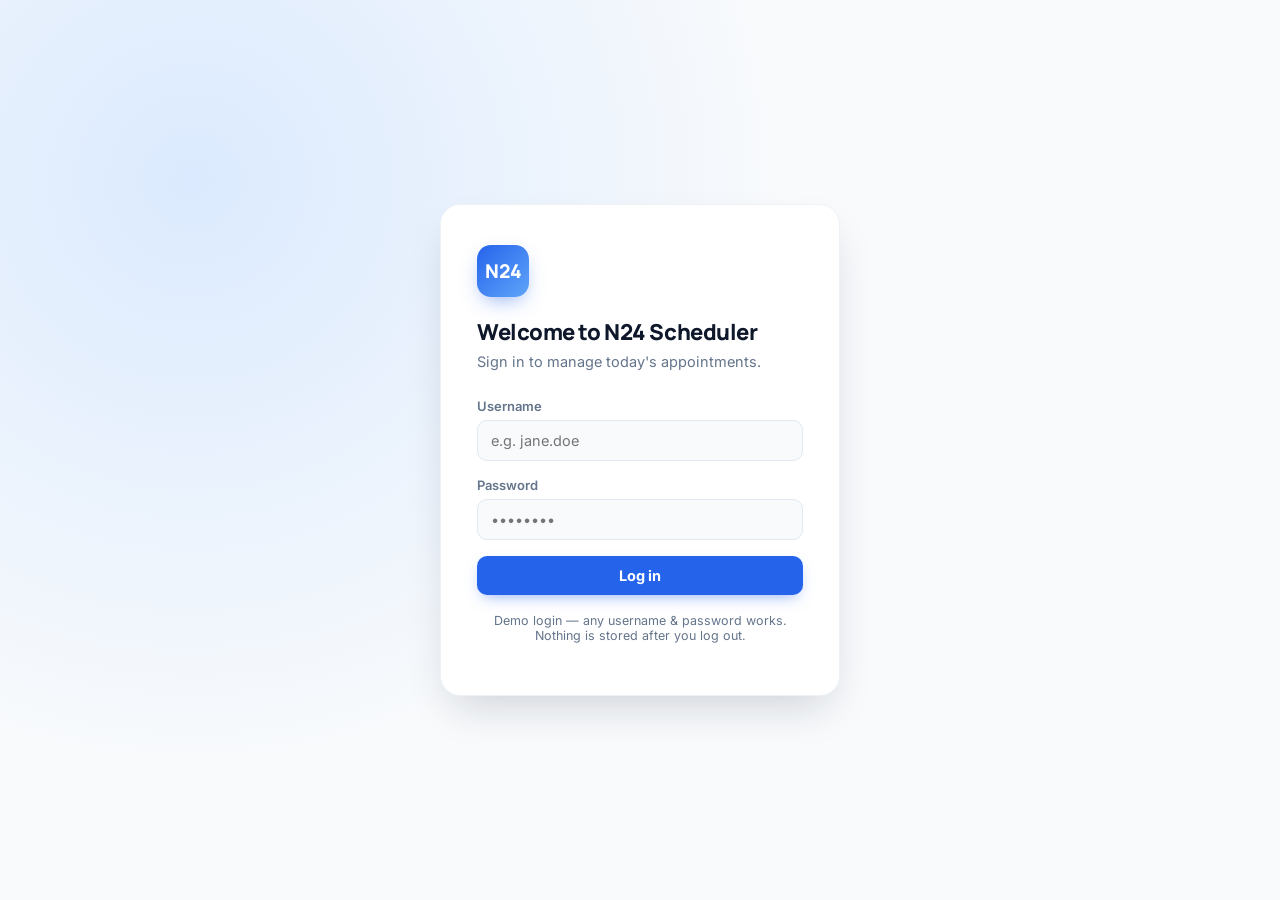
<file: appointment/index.html>
<!DOCTYPE html>
<html lang="en">
<head>
<meta charset="UTF-8">
<meta name="viewport" content="width=device-width, initial-scale=1.0">
<title>N24 Appointment Scheduler</title>
<link rel="preconnect" href="https://fonts.googleapis.com">
<link href="https://fonts.googleapis.com/css2?family=Manrope:wght@500;700;800&family=Inter:wght@400;500;600;700&family=JetBrains+Mono:wght@500;600&display=swap" rel="stylesheet">
<style>
  :root{
    --primary:#2563EB; --primary-dark:#1D4ED8; --primary-light:#DBEAFE;
    --success:#22C55E; --success-light:#DCFCE7;
    --warning:#F59E0B; --warning-light:#FEF3C7;
    --danger:#EF4444; --danger-light:#FEE2E2;
    --bg:#F8FAFC; --card:#FFFFFF; --text:#0F172A; --text-mute:#64748B;
    --border:#E2E8F0; --border-soft:#EDF2F7;
    --shadow:0 1px 2px rgba(15,23,42,.04),0 8px 24px -8px rgba(15,23,42,.08);
    --shadow-lg:0 20px 44px -12px rgba(15,23,42,.18);
    --radius:16px; --radius-sm:10px;
    --font-display:'Manrope',sans-serif; --font-body:'Inter',sans-serif; --font-mono:'JetBrains Mono',monospace;
  }
  [data-theme="dark"]{
    --bg:#0F172A; --card:#1E293B; --text:#F1F5F9; --text-mute:#94A3B8;
    --border:#334155; --border-soft:#27344A;
    --primary-light:#1E3A6E;
    --shadow:0 1px 2px rgba(0,0,0,.3),0 8px 24px -8px rgba(0,0,0,.5);
    --shadow-lg:0 24px 48px -12px rgba(0,0,0,.6);
  }
  *{box-sizing:border-box;}
  html,body{margin:0;padding:0;}
  body{
    font-family:var(--font-body); background:var(--bg); color:var(--text);
    transition:background .35s ease,color .35s ease; min-height:100vh;
    -webkit-font-smoothing:antialiased;
  }
  h1,h2,h3,h4{font-family:var(--font-display); margin:0;}
  button{font-family:inherit; cursor:pointer;}
  input,select,textarea{font-family:inherit;}
  a{color:inherit;}
  ::selection{background:var(--primary); color:#fff;}
  .visually-hidden{position:absolute;width:1px;height:1px;overflow:hidden;clip:rect(0 0 0 0);white-space:nowrap;}
  :focus-visible{outline:2px solid var(--primary); outline-offset:2px; border-radius:4px;}

  /* ===== Login Screen ===== */
  #login-screen{
    min-height:100vh; display:flex; align-items:center; justify-content:center;
    background:
      radial-gradient(circle at 15% 20%, var(--primary-light) 0%, transparent 45%),
      var(--bg);
    padding:24px;
  }
  .login-card{
    width:100%; max-width:400px; background:var(--card); border:1px solid var(--border-soft);
    border-radius:20px; padding:40px 36px; box-shadow:var(--shadow-lg);
    animation:riseIn .5s cubic-bezier(.16,1,.3,1);
  }
  @keyframes riseIn{from{opacity:0; transform:translateY(14px);} to{opacity:1; transform:translateY(0);}}
  .login-logo{
    width:52px; height:52px; border-radius:14px; background:linear-gradient(135deg,var(--primary),#60A5FA);
    display:flex; align-items:center; justify-content:center; color:#fff; font-family:var(--font-display);
    font-weight:800; font-size:19px; margin-bottom:20px; box-shadow:0 8px 20px -6px rgba(37,99,235,.5);
  }
  .login-card h1{font-size:22px; font-weight:800; letter-spacing:-.02em;}
  .login-card p.sub{color:var(--text-mute); margin:6px 0 28px; font-size:14.5px;}
  .field{margin-bottom:16px;}
  .field label{display:block; font-size:13px; font-weight:600; margin-bottom:6px; color:var(--text-mute);}
  .field input, .field select, .field textarea{
    width:100%; padding:11px 13px; border-radius:var(--radius-sm); border:1.5px solid var(--border);
    background:var(--bg); color:var(--text); font-size:14.5px; transition:border-color .2s, box-shadow .2s;
  }
  .field input:focus, .field select:focus, .field textarea:focus{
    border-color:var(--primary); box-shadow:0 0 0 3px var(--primary-light); outline:none;
  }
  .btn{
    border:none; border-radius:var(--radius-sm); padding:11px 18px; font-weight:700; font-size:14.5px;
    transition:transform .15s, box-shadow .2s, background .2s; display:inline-flex; align-items:center; gap:7px;
    justify-content:center;
  }
  .btn:active{transform:scale(.97);}
  .btn-primary{background:var(--primary); color:#fff; box-shadow:0 6px 16px -6px rgba(37,99,235,.55);}
  .btn-primary:hover{background:var(--primary-dark);}
  .btn-full{width:100%;}
  .btn-ghost{background:transparent; color:var(--text-mute); border:1.5px solid var(--border);}
  .btn-ghost:hover{border-color:var(--text-mute); color:var(--text);}
  .btn-danger-outline{background:transparent; color:var(--danger); border:1.5px solid var(--danger-light);}
  .btn-danger-outline:hover{background:var(--danger-light);}
  .btn-sm{padding:6px 11px; font-size:12.5px; border-radius:8px;}
  .btn-icon{padding:8px; border-radius:9px;}
  .login-hint{margin-top:18px; font-size:12.5px; color:var(--text-mute); text-align:center;}

  /* ===== App Shell ===== */
  #app{display:none; min-height:100vh; flex-direction:column;}
  header.topbar{
    position:sticky; top:0; z-index:40; display:flex; align-items:center; justify-content:space-between;
    padding:14px 28px; background:color-mix(in srgb, var(--card) 88%, transparent);
    backdrop-filter:blur(10px); border-bottom:1px solid var(--border-soft);
  }
  .brand{display:flex; align-items:center; gap:11px;}
  .brand .mark{
    width:38px; height:38px; border-radius:11px; background:linear-gradient(135deg,var(--primary),#60A5FA);
    display:flex; align-items:center; justify-content:center; color:#fff; font-family:var(--font-display);
    font-weight:800; font-size:15px; flex-shrink:0;
  }
  .brand .name{font-weight:800; font-size:16.5px; letter-spacing:-.01em;}
  .brand .tag{font-size:11.5px; color:var(--text-mute); font-weight:500;}
  .topbar-actions{display:flex; align-items:center; gap:10px;}

  .theme-switch{
    display:flex; align-items:center; gap:8px; border:1.5px solid var(--border); border-radius:999px;
    padding:4px; background:var(--bg);
  }
  .theme-switch button{
    border:none; background:transparent; border-radius:999px; width:32px; height:32px; display:flex;
    align-items:center; justify-content:center; color:var(--text-mute); transition:background .2s,color .2s;
  }
  .theme-switch button.active{background:var(--primary); color:#fff;}

  main.content{padding:26px 28px 60px; max-width:1360px; margin:0 auto; width:100%;}

  /* ===== Stats ===== */
  .stats-grid{display:grid; grid-template-columns:repeat(4,1fr); gap:16px; margin-bottom:26px;}
  .stat-card{
    background:var(--card); border:1px solid var(--border-soft); border-radius:var(--radius); padding:18px 20px;
    box-shadow:var(--shadow); position:relative; overflow:hidden;
  }
  .stat-card .icon{
    width:36px; height:36px; border-radius:10px; display:flex; align-items:center; justify-content:center;
    margin-bottom:14px; font-size:17px;
  }
  .stat-card .value{font-family:var(--font-display); font-size:28px; font-weight:800; letter-spacing:-.02em;}
  .stat-card .label{font-size:13px; color:var(--text-mute); font-weight:600; margin-top:2px;}
  .pulse-dot{
    width:7px; height:7px; border-radius:50%; background:var(--success); display:inline-block; margin-right:6px;
    box-shadow:0 0 0 0 rgba(34,197,94,.6); animation:pulse 2s infinite;
  }
  @keyframes pulse{
    0%{box-shadow:0 0 0 0 rgba(34,197,94,.55);}
    70%{box-shadow:0 0 0 8px rgba(34,197,94,0);}
    100%{box-shadow:0 0 0 0 rgba(34,197,94,0);}
  }

  /* ===== Layout Grid ===== */
  .main-grid{display:grid; grid-template-columns:1.3fr 1fr; gap:18px; margin-bottom:22px; align-items:start;}
  .panel{
    background:var(--card); border:1px solid var(--border-soft); border-radius:var(--radius); box-shadow:var(--shadow);
    padding:20px 22px;
  }
  .panel-head{display:flex; align-items:center; justify-content:space-between; margin-bottom:16px;}
  .panel-head h2{font-size:16px; font-weight:800; letter-spacing:-.01em;}
  .panel-head .muted{font-size:12.5px; color:var(--text-mute); font-weight:500;}

  /* Calendar */
  .cal-nav{display:flex; align-items:center; gap:8px;}
  .cal-nav button{
    background:var(--bg); border:1px solid var(--border); border-radius:8px; width:30px; height:30px;
    display:flex; align-items:center; justify-content:center; color:var(--text); transition:.2s;
  }
  .cal-nav button:hover{border-color:var(--primary); color:var(--primary);}
  .cal-grid{display:grid; grid-template-columns:repeat(7,1fr); gap:4px; text-align:center;}
  .cal-grid .dow{font-size:11px; font-weight:700; color:var(--text-mute); padding:6px 0 10px;}
  .cal-day{
    position:relative; aspect-ratio:1/1; display:flex; align-items:center; justify-content:center;
    border-radius:10px; font-size:13.5px; font-weight:600; cursor:pointer; border:1.5px solid transparent;
    transition:background .15s, border-color .15s, transform .1s; color:var(--text);
  }
  .cal-day:hover{background:var(--primary-light);}
  .cal-day.muted{color:var(--text-mute); opacity:.4; cursor:default;}
  .cal-day.muted:hover{background:transparent;}
  .cal-day.today{border-color:var(--primary);}
  .cal-day.selected{background:var(--primary); color:#fff;}
  .cal-day .dot{
    position:absolute; bottom:4px; width:4px; height:4px; border-radius:50%; background:var(--warning);
  }
  .cal-day.selected .dot{background:#fff;}
  .selected-date-panel{margin-top:16px; padding-top:16px; border-top:1px dashed var(--border);}
  .selected-date-panel h3{font-size:13.5px; font-weight:700; margin-bottom:10px;}
  .mini-appt{
    display:flex; align-items:center; justify-content:space-between; padding:9px 11px; border-radius:9px;
    background:var(--bg); font-size:13px; margin-bottom:7px; border:1px solid var(--border-soft);
  }
  .mini-appt .t{font-family:var(--font-mono); font-weight:600; color:var(--primary); font-size:12px;}

  /* Time slots */
  .slot-add-row{display:flex; gap:8px; margin-bottom:14px;}
  .slot-add-row input{flex:1;}
  .slot-list{display:flex; flex-wrap:wrap; gap:8px;}
  .slot-chip{
    display:flex; align-items:center; gap:8px; padding:8px 11px 8px 13px; border-radius:999px;
    border:1.5px solid var(--border); font-family:var(--font-mono); font-size:12.5px; font-weight:600;
    background:var(--bg); transition:.2s;
  }
  .slot-chip::before{content:''; width:6px; height:6px; border-radius:50%; background:var(--success); flex-shrink:0;}
  .slot-chip.booked{border-color:var(--danger-light); background:var(--danger-light); color:#B91C1C;}
  .slot-chip.booked::before{background:var(--danger);}
  [data-theme="dark"] .slot-chip.booked{color:#FCA5A5;}
  .slot-chip button{background:none; border:none; color:inherit; opacity:.55; font-size:14px; line-height:1; padding:0 2px;}
  .slot-chip button:hover{opacity:1;}
  .slot-chip .toggle-btn{opacity:.75; font-size:11px; text-decoration:underline; font-family:var(--font-body);}

  /* Buttons row */
  .row-actions{display:flex; gap:10px; flex-wrap:wrap; margin-top:18px;}

  /* Table */
  .table-toolbar{display:flex; flex-wrap:wrap; gap:10px; align-items:center; justify-content:space-between; margin-bottom:16px;}
  .search-box{position:relative; flex:1; min-width:200px; max-width:320px;}
  .search-box input{width:100%; padding:9px 12px 9px 34px; border-radius:999px; border:1.5px solid var(--border); background:var(--bg); font-size:13.5px;}
  .search-box svg{position:absolute; left:11px; top:50%; transform:translateY(-50%); opacity:.5;}
  .chip-filters{display:flex; gap:6px; flex-wrap:wrap;}
  .chip-filter{
    padding:7px 13px; border-radius:999px; border:1.5px solid var(--border); background:var(--bg);
    font-size:12.5px; font-weight:600; color:var(--text-mute); transition:.2s;
  }
  .chip-filter.active{background:var(--primary); border-color:var(--primary); color:#fff;}
  select#sortSelect{padding:8px 12px; border-radius:999px; border:1.5px solid var(--border); background:var(--bg); font-size:12.5px; font-weight:600;}

  table.booking-table{width:100%; border-collapse:collapse; font-size:13.5px;}
  table.booking-table th{
    text-align:left; padding:10px 12px; font-size:11px; text-transform:uppercase; letter-spacing:.04em;
    color:var(--text-mute); border-bottom:1.5px solid var(--border); font-weight:700;
  }
  table.booking-table td{padding:12px; border-bottom:1px solid var(--border-soft); vertical-align:middle;}
  table.booking-table tbody tr{transition:background .15s;}
  table.booking-table tbody tr:hover{background:var(--bg);}
  .cust-name{font-weight:700;}
  .cust-sub{font-size:11.5px; color:var(--text-mute);}
  .status-badge{
    padding:4px 10px; border-radius:999px; font-size:11px; font-weight:700; display:inline-block;
  }
  .status-badge.confirmed{background:var(--success-light); color:#166534;}
  .status-badge.pending{background:var(--warning-light); color:#92400E;}
  [data-theme="dark"] .status-badge.confirmed{color:#4ADE80;}
  [data-theme="dark"] .status-badge.pending{color:#FBBF24;}
  .table-actions{display:flex; gap:6px;}
  .icon-btn{
    width:28px; height:28px; border-radius:8px; border:1px solid var(--border); background:var(--bg);
    display:inline-flex; align-items:center; justify-content:center; color:var(--text-mute); transition:.15s;
  }
  .icon-btn:hover{border-color:var(--primary); color:var(--primary);}
  .icon-btn.danger:hover{border-color:var(--danger); color:var(--danger);}
  .empty-state{padding:44px 20px; text-align:center; color:var(--text-mute);}
  .empty-state .icon{font-size:34px; margin-bottom:10px;}
  .empty-state p{font-size:13.5px; margin:4px 0 0;}

  /* Modal */
  .overlay{
    position:fixed; inset:0; background:rgba(15,23,42,.55); backdrop-filter:blur(2px); z-index:100;
    display:none; align-items:center; justify-content:center; padding:20px;
  }
  .overlay.open{display:flex; animation:fadeIn .2s ease;}
  @keyframes fadeIn{from{opacity:0;} to{opacity:1;}}
  .modal{
    background:var(--card); border-radius:18px; width:100%; max-width:520px; max-height:88vh; overflow-y:auto;
    box-shadow:var(--shadow-lg); animation:modalIn .28s cubic-bezier(.16,1,.3,1); border:1px solid var(--border-soft);
  }
  @keyframes modalIn{from{opacity:0; transform:translateY(18px) scale(.97);} to{opacity:1; transform:translateY(0) scale(1);}}
  .modal-head{display:flex; align-items:center; justify-content:space-between; padding:18px 22px; border-bottom:1px solid var(--border-soft);}
  .modal-head h3{font-size:16px; font-weight:800;}
  .modal-close{background:var(--bg); border:1px solid var(--border); border-radius:8px; width:28px; height:28px; color:var(--text-mute);}
  .modal-body{padding:20px 22px;}
  .modal-foot{padding:16px 22px; border-top:1px solid var(--border-soft); display:flex; justify-content:flex-end; gap:10px;}
  .form-grid{display:grid; grid-template-columns:1fr 1fr; gap:14px;}
  .form-grid .full{grid-column:1/-1;}
  .field-error{color:var(--danger); font-size:11.5px; margin-top:4px; display:none;}
  .field.invalid input, .field.invalid select{border-color:var(--danger);}
  .field.invalid .field-error{display:block;}

  .sim-preview{background:var(--bg); border:1px solid var(--border); border-radius:12px; padding:16px; font-size:13.5px; line-height:1.65;}
  .sim-preview .meta{color:var(--text-mute); font-size:12px; margin-bottom:2px;}
  .sim-preview .meta b{color:var(--text); font-weight:600;}
  .sim-success{display:flex; align-items:center; gap:10px; padding:12px 14px; border-radius:10px; background:var(--success-light); color:#166534; font-weight:700; font-size:13px; margin-bottom:14px;}
  [data-theme="dark"] .sim-success{color:#4ADE80;}

  /* Toasts */
  #toast-wrap{position:fixed; bottom:22px; right:22px; z-index:200; display:flex; flex-direction:column; gap:10px; max-width:320px;}
  .toast{
    background:var(--card); border:1px solid var(--border-soft); border-left:4px solid var(--primary);
    border-radius:10px; padding:12px 16px; box-shadow:var(--shadow-lg); font-size:13.5px; font-weight:600;
    animation:toastIn .3s cubic-bezier(.16,1,.3,1); display:flex; align-items:center; gap:9px;
  }
  .toast.success{border-left-color:var(--success);}
  .toast.error{border-left-color:var(--danger);}
  @keyframes toastIn{from{opacity:0; transform:translateX(24px);} to{opacity:1; transform:translateX(0);}}
  .toast.out{animation:toastOut .25s ease forwards;}
  @keyframes toastOut{to{opacity:0; transform:translateX(24px);}}

  .skel{background:linear-gradient(90deg,var(--border-soft) 25%,var(--border) 37%,var(--border-soft) 63%); background-size:400% 100%; animation:skel 1.3s ease infinite; border-radius:8px;}
  @keyframes skel{0%{background-position:100% 0;} 100%{background-position:0 0;}}

  @media (max-width:980px){
    .stats-grid{grid-template-columns:repeat(2,1fr);}
    .main-grid{grid-template-columns:1fr;}
    .form-grid{grid-template-columns:1fr;}
  }
  @media (max-width:560px){
    header.topbar{padding:12px 16px;}
    main.content{padding:18px 14px 50px;}
    .stats-grid{grid-template-columns:1fr 1fr; gap:10px;}
    .brand .tag{display:none;}
    table.booking-table{font-size:12.5px;}
    table.booking-table th:nth-child(5), table.booking-table td:nth-child(5){display:none;}
  }
  @media (prefers-reduced-motion: reduce){
    *{animation-duration:.001s !important; transition-duration:.001s !important;}
  }
</style>
</head>
<body>

<!-- ================= LOGIN SCREEN ================= -->
<div id="login-screen">
  <form class="login-card" id="loginForm" aria-labelledby="loginTitle">
    <div class="login-logo" aria-hidden="true">N24</div>
    <h1 id="loginTitle">Welcome to N24 Scheduler</h1>
    <p class="sub">Sign in to manage today's appointments.</p>
    <div class="field">
      <label for="loginUser">Username</label>
      <input type="text" id="loginUser" autocomplete="username" placeholder="e.g. jane.doe" required>
    </div>
    <div class="field">
      <label for="loginPass">Password</label>
      <input type="password" id="loginPass" autocomplete="current-password" placeholder="••••••••" required>
    </div>
    <button type="submit" class="btn btn-primary btn-full">Log in</button>
    <p class="login-hint">Demo login — any username &amp; password works. Nothing is stored after you log out.</p>
  </form>
</div>

<!-- ================= APP ================= -->
<div id="app">
  <header class="topbar">
    <div class="brand">
      <div class="mark" aria-hidden="true">N24</div>
      <div>
        <div class="name">N24 Appointment Scheduler</div>
        <div class="tag">Session-only workspace</div>
      </div>
    </div>
    <div class="topbar-actions">
      <div class="theme-switch" role="group" aria-label="Theme toggle">
        <button id="lightBtn" aria-label="Light mode" title="Light mode">
          <svg width="16" height="16" viewBox="0 0 24 24" fill="none" stroke="currentColor" stroke-width="2"><circle cx="12" cy="12" r="4"/><path d="M12 2v2M12 20v2M4.9 4.9l1.4 1.4M17.7 17.7l1.4 1.4M2 12h2M20 12h2M4.9 19.1l1.4-1.4M17.7 6.3l1.4-1.4"/></svg>
        </button>
        <button id="darkBtn" aria-label="Dark mode" title="Dark mode">
          <svg width="16" height="16" viewBox="0 0 24 24" fill="none" stroke="currentColor" stroke-width="2"><path d="M21 12.8A9 9 0 1111.2 3 7 7 0 0021 12.8z"/></svg>
        </button>
      </div>
      <button class="btn btn-danger-outline btn-sm" id="logoutBtn">Log out</button>
    </div>
  </header>

  <main class="content">
    <!-- Stats -->
    <section class="stats-grid" aria-label="Dashboard statistics">
      <div class="stat-card">
        <div class="icon" style="background:var(--primary-light); color:var(--primary);">📅</div>
        <div class="value"><span class="pulse-dot" aria-hidden="true"></span><span id="statToday">0</span></div>
        <div class="label">Today's Appointments</div>
      </div>
      <div class="stat-card">
        <div class="icon" style="background:var(--warning-light); color:#B45309;">⏳</div>
        <div class="value" id="statUpcoming">0</div>
        <div class="label">Upcoming Appointments</div>
      </div>
      <div class="stat-card">
        <div class="icon" style="background:var(--success-light); color:#15803D;">📖</div>
        <div class="value" id="statTotal">0</div>
        <div class="label">Total Bookings</div>
      </div>
      <div class="stat-card">
        <div class="icon" style="background:var(--danger-light); color:#B91C1C;">🕐</div>
        <div class="value" id="statSlots">0</div>
        <div class="label">Available Time Slots</div>
      </div>
    </section>

    <!-- Calendar + Time slots -->
    <section class="main-grid">
      <div class="panel" aria-label="Calendar">
        <div class="panel-head">
          <h2 id="calMonthLabel">Month</h2>
          <div class="cal-nav">
            <button id="prevMonth" aria-label="Previous month">‹</button>
            <button id="nextMonth" aria-label="Next month">›</button>
          </div>
        </div>
        <div class="cal-grid" id="calGrid" role="grid"></div>
        <div class="selected-date-panel">
          <h3 id="selectedDateLabel">Select a date</h3>
          <div id="selectedDateAppts"></div>
        </div>
        <div class="row-actions">
          <button class="btn btn-primary" id="openBookingBtn">+ New Appointment</button>
        </div>
      </div>

      <div class="panel" aria-label="Time slot management">
        <div class="panel-head">
          <h2>Time Slots</h2>
          <span class="muted" id="slotCountLabel"></span>
        </div>
        <div class="slot-add-row">
          <input type="time" id="newSlotInput" aria-label="New time slot">
          <button class="btn btn-primary btn-sm" id="addSlotBtn">Add slot</button>
        </div>
        <div class="slot-list" id="slotList"></div>
      </div>
    </section>

    <!-- Booking history -->
    <section class="panel" aria-label="Booking history">
      <div class="panel-head">
        <h2>Booking History</h2>
      </div>
      <div class="table-toolbar">
        <div class="search-box">
          <svg width="14" height="14" viewBox="0 0 24 24" fill="none" stroke="currentColor" stroke-width="2.4"><circle cx="11" cy="11" r="7"/><path d="M21 21l-4.3-4.3"/></svg>
          <input type="text" id="searchInput" placeholder="Search customer, service, phone…" aria-label="Search bookings">
        </div>
        <div class="chip-filters" id="dateFilters" role="group" aria-label="Filter by date">
          <button class="chip-filter active" data-filter="all">All</button>
          <button class="chip-filter" data-filter="today">Today</button>
          <button class="chip-filter" data-filter="week">This Week</button>
          <button class="chip-filter" data-filter="month">This Month</button>
        </div>
        <select id="sortSelect" aria-label="Sort bookings">
          <option value="newest">Newest first</option>
          <option value="oldest">Oldest first</option>
          <option value="name">Customer name (A–Z)</option>
        </select>
      </div>
      <div style="overflow-x:auto;">
        <table class="booking-table" id="bookingTable">
          <thead>
            <tr>
              <th>Customer</th><th>Service</th><th>Date</th><th>Time</th><th>Phone / Email</th><th>Status</th><th>Actions</th>
            </tr>
          </thead>
          <tbody id="bookingTbody"></tbody>
        </table>
      </div>
      <div class="empty-state" id="tableEmptyState" style="display:none;">
        <div class="icon">🗓️</div>
        <strong>No bookings found</strong>
        <p>Try a different search or filter, or create a new appointment.</p>
      </div>
    </section>
  </main>
</div>

<!-- ============ Booking Modal ============ -->
<div class="overlay" id="bookingOverlay">
  <div class="modal" role="dialog" aria-modal="true" aria-labelledby="bookingModalTitle">
    <div class="modal-head">
      <h3 id="bookingModalTitle">New Appointment</h3>
      <button class="modal-close" id="closeBookingModal" aria-label="Close">✕</button>
    </div>
    <div class="modal-body">
      <form id="bookingForm" novalidate>
        <input type="hidden" id="bookingId">
        <div class="form-grid">
          <div class="field full">
            <label for="custName">Customer Name *</label>
            <input type="text" id="custName" required>
            <div class="field-error">Please enter the customer's name.</div>
          </div>
          <div class="field">
            <label for="custPhone">Phone Number *</label>
            <input type="tel" id="custPhone" required placeholder="09xx xxx xxxx">
            <div class="field-error">Please enter a phone number.</div>
          </div>
          <div class="field">
            <label for="custEmail">Email *</label>
            <input type="email" id="custEmail" required placeholder="name@email.com">
            <div class="field-error">Please enter a valid email.</div>
          </div>
          <div class="field full">
            <label for="serviceType">Service Type *</label>
            <select id="serviceType" required></select>
          </div>
          <div class="field">
            <label for="apptDate">Appointment Date *</label>
            <input type="date" id="apptDate" required>
            <div class="field-error">Please choose a date.</div>
          </div>
          <div class="field">
            <label for="timeSlotSelect">Time Slot *</label>
            <select id="timeSlotSelect" required></select>
            <div class="field-error">This slot is booked — choose another.</div>
          </div>
          <div class="field full">
            <label for="apptNotes">Notes</label>
            <textarea id="apptNotes" rows="3" placeholder="Optional notes…"></textarea>
          </div>
        </div>
      </form>
    </div>
    <div class="modal-foot">
      <button class="btn btn-ghost" id="cancelBookingBtn">Cancel</button>
      <button class="btn btn-primary" id="saveBookingBtn">Save Appointment</button>
    </div>
  </div>
</div>

<!-- ============ View Modal ============ -->
<div class="overlay" id="viewOverlay">
  <div class="modal" role="dialog" aria-modal="true" aria-labelledby="viewModalTitle" style="max-width:440px;">
    <div class="modal-head">
      <h3 id="viewModalTitle">Appointment Details</h3>
      <button class="modal-close" id="closeViewModal" aria-label="Close">✕</button>
    </div>
    <div class="modal-body" id="viewModalBody"></div>
    <div class="modal-foot">
      <button class="btn btn-ghost" id="smsFromViewBtn">Send SMS</button>
      <button class="btn btn-primary" id="emailFromViewBtn">Send Email</button>
    </div>
  </div>
</div>

<!-- ============ Email Simulation Modal ============ -->
<div class="overlay" id="emailOverlay">
  <div class="modal" role="dialog" aria-modal="true" aria-labelledby="emailModalTitle" style="max-width:460px;">
    <div class="modal-head">
      <h3 id="emailModalTitle">Email Reminder</h3>
      <button class="modal-close" id="closeEmailModal" aria-label="Close">✕</button>
    </div>
    <div class="modal-body">
      <div class="sim-success">✓ Email reminder sent (simulated)</div>
      <div class="sim-preview" id="emailPreviewBody"></div>
    </div>
    <div class="modal-foot">
      <button class="btn btn-primary" id="closeEmailModalBtn2">Done</button>
    </div>
  </div>
</div>

<!-- ============ SMS Simulation Modal ============ -->
<div class="overlay" id="smsOverlay">
  <div class="modal" role="dialog" aria-modal="true" aria-labelledby="smsModalTitle" style="max-width:400px;">
    <div class="modal-head">
      <h3 id="smsModalTitle">SMS Preview</h3>
      <button class="modal-close" id="closeSmsModal" aria-label="Close">✕</button>
    </div>
    <div class="modal-body">
      <div class="sim-success">✓ SMS reminder sent (simulated)</div>
      <div class="sim-preview" id="smsPreviewBody"></div>
    </div>
    <div class="modal-foot">
      <button class="btn btn-primary" id="closeSmsModalBtn2">Done</button>
    </div>
  </div>
</div>

<!-- ============ Confirm Delete Modal ============ -->
<div class="overlay" id="confirmOverlay">
  <div class="modal" role="alertdialog" aria-modal="true" aria-labelledby="confirmTitle" style="max-width:380px;">
    <div class="modal-head">
      <h3 id="confirmTitle">Delete Appointment?</h3>
      <button class="modal-close" id="closeConfirmModal" aria-label="Close">✕</button>
    </div>
    <div class="modal-body">
      <p style="font-size:14px; color:var(--text-mute); margin:0;">This will permanently remove <strong id="confirmName"></strong>'s appointment from this session. This can't be undone.</p>
    </div>
    <div class="modal-foot">
      <button class="btn btn-ghost" id="cancelConfirmBtn">Cancel</button>
      <button class="btn" style="background:var(--danger); color:#fff;" id="confirmDeleteBtn">Delete</button>
    </div>
  </div>
</div>

<div id="toast-wrap" aria-live="polite"></div>

<script>
(function(){
  'use strict';

  /* ============================================================
     STATE  — everything lives only in memory for this page life.
     No localStorage / sessionStorage / IndexedDB is used anywhere.
  ============================================================ */
  const State = {
    theme: 'light',
    loggedIn: false,
    customers: [],
    services: ['Medical Consultation','Haircut','Hair Coloring','Aircon Cleaning','Aircon Installation','Business Consultation','Follow-up Appointment'],
    timeSlots: [],      // {id, time, booked}
    appointments: [],   // {id, name, phone, email, service, date, time, notes, status, createdAt}
    selectedDate: null, // 'YYYY-MM-DD'
    calMonth: new Date().getMonth(),
    calYear: new Date().getFullYear(),
    filter: 'all',
    sort: 'newest',
    search: '',
    editingId: null,
    viewingId: null,
    deletingId: null
  };

  let uid = 1;
  const nextId = () => uid++;

  /* ---------- helpers ---------- */
  const $ = sel => document.querySelector(sel);
  const $$ = sel => Array.from(document.querySelectorAll(sel));
  const pad = n => String(n).padStart(2,'0');
  const toISO = d => `${d.getFullYear()}-${pad(d.getMonth()+1)}-${pad(d.getDate())}`;
  const todayISO = toISO(new Date());

  function to12h(t){ // "HH:MM" -> "hh:MM AM/PM"
    if(!t) return '';
    let [h,m] = t.split(':').map(Number);
    const ampm = h >= 12 ? 'PM' : 'AM';
    h = h % 12; if(h===0) h=12;
    return `${pad(h)}:${pad(m)} ${ampm}`;
  }
  function fmtDateLong(iso){
    const d = new Date(iso + 'T00:00:00');
    return d.toLocaleDateString(undefined,{weekday:'short', month:'short', day:'numeric', year:'numeric'});
  }

  function toast(msg, type='default'){
    const wrap = $('#toast-wrap');
    const el = document.createElement('div');
    el.className = `toast ${type}`;
    const icon = type==='success' ? '✓' : type==='error' ? '⚠' : 'ℹ';
    el.innerHTML = `<span>${icon}</span><span>${msg}</span>`;
    wrap.appendChild(el);
    setTimeout(()=>{ el.classList.add('out'); setTimeout(()=>el.remove(),260); }, 3200);
  }

  /* ============================================================
     SAMPLE DATA — generated fresh every login
  ============================================================ */
  function generateSampleData(){
    uid = 1;
    State.customers = [
      {name:'Maria Santos', phone:'0917 234 5678', email:'maria.santos@email.com'},
      {name:'John Reyes', phone:'0928 111 2233', email:'john.reyes@email.com'},
      {name:'Andrea Cruz', phone:'0908 555 4471', email:'andrea.cruz@email.com'},
      {name:'Michael Tan', phone:'0977 302 9981', email:'michael.tan@email.com'}
    ];
    State.timeSlots = [
      {id:nextId(), time:'09:00', booked:true},
      {id:nextId(), time:'09:30', booked:false},
      {id:nextId(), time:'10:00', booked:true},
      {id:nextId(), time:'10:30', booked:false},
      {id:nextId(), time:'11:00', booked:false},
      {id:nextId(), time:'13:00', booked:false},
      {id:nextId(), time:'13:30', booked:true},
      {id:nextId(), time:'14:00', booked:false},
      {id:nextId(), time:'14:30', booked:false}
    ];
    const d = new Date();
    const mk = (offset) => toISO(new Date(d.getFullYear(), d.getMonth(), d.getDate()+offset));
    State.appointments = [
      {id:nextId(), name:'Maria Santos', phone:'0917 234 5678', email:'maria.santos@email.com', service:'Medical Consultation', date:mk(0), time:'09:00', notes:'First visit', status:'confirmed', createdAt:Date.now()-500000},
      {id:nextId(), name:'John Reyes', phone:'0928 111 2233', email:'john.reyes@email.com', service:'Aircon Cleaning', date:mk(0), time:'13:30', notes:'', status:'confirmed', createdAt:Date.now()-400000},
      {id:nextId(), name:'Andrea Cruz', phone:'0908 555 4471', email:'andrea.cruz@email.com', service:'Haircut', date:mk(1), time:'10:00', notes:'Requested Stylist B', status:'pending', createdAt:Date.now()-300000},
      {id:nextId(), name:'Michael Tan', phone:'0977 302 9981', email:'michael.tan@email.com', service:'Business Consultation', date:mk(3), time:'14:00', notes:'', status:'confirmed', createdAt:Date.now()-200000},
      {id:nextId(), name:'Maria Santos', phone:'0917 234 5678', email:'maria.santos@email.com', service:'Follow-up Appointment', date:mk(7), time:'11:00', notes:'Bring previous results', status:'pending', createdAt:Date.now()-100000}
    ];
    State.selectedDate = todayISO;
  }

  /* ============================================================
     LOGIN / LOGOUT
  ============================================================ */
  $('#loginForm').addEventListener('submit', function(e){
    e.preventDefault();
    const btn = e.target.querySelector('button[type="submit"]');
    const original = btn.innerHTML;
    btn.disabled = true;
    btn.innerHTML = 'Signing in…';
    setTimeout(()=>{
      State.loggedIn = true;
      generateSampleData();
      $('#login-screen').style.display = 'none';
      $('#app').style.display = 'flex';
      renderAll();
      btn.disabled = false;
      btn.innerHTML = original;
      toast('Welcome back! Sample data loaded for this session.', 'success');
    }, 500);
  });

  $('#logoutBtn').addEventListener('click', function(){
    // Wipe all in-memory data on logout, per spec.
    State.loggedIn = false;
    State.customers = [];
    State.timeSlots = [];
    State.appointments = [];
    State.selectedDate = null;
    State.editingId = null;
    State.search = '';
    State.filter = 'all';
    State.sort = 'newest';
    $('#searchInput').value = '';
    $('#app').style.display = 'none';
    $('#login-screen').style.display = 'flex';
    $('#loginForm').reset();
  });

  /* ============================================================
     THEME (session memory only)
  ============================================================ */
  function applyTheme(){
    document.documentElement.setAttribute('data-theme', State.theme === 'dark' ? 'dark' : 'light');
    $('#lightBtn').classList.toggle('active', State.theme==='light');
    $('#darkBtn').classList.toggle('active', State.theme==='dark');
  }
  $('#lightBtn').addEventListener('click', ()=>{ State.theme='light'; applyTheme(); });
  $('#darkBtn').addEventListener('click', ()=>{ State.theme='dark'; applyTheme(); });
  applyTheme();

  /* ============================================================
     CALENDAR
  ============================================================ */
  const monthNames = ['January','February','March','April','May','June','July','August','September','October','November','December'];

  function renderCalendar(){
    const y = State.calYear, m = State.calMonth;
    $('#calMonthLabel').textContent = `${monthNames[m]} ${y}`;
    const grid = $('#calGrid');
    grid.innerHTML = '';
    ['S','M','T','W','T','F','S'].forEach(d=>{
      const el = document.createElement('div');
      el.className = 'dow'; el.textContent = d;
      grid.appendChild(el);
    });
    const firstDay = new Date(y,m,1).getDay();
    const daysInMonth = new Date(y,m+1,0).getDate();
    const prevDays = new Date(y,m,0).getDate();

    const apptDates = new Set(State.appointments.map(a=>a.date));

    for(let i=firstDay-1;i>=0;i--){
      grid.appendChild(dayCell(prevDays-i, true, null));
    }
    for(let d=1; d<=daysInMonth; d++){
      const iso = `${y}-${pad(m+1)}-${pad(d)}`;
      grid.appendChild(dayCell(d, false, iso, apptDates.has(iso)));
    }
    const totalCells = firstDay + daysInMonth;
    const trailing = (7 - (totalCells % 7)) % 7;
    for(let d=1; d<=trailing; d++){
      grid.appendChild(dayCell(d, true, null));
    }
  }

  function dayCell(num, muted, iso, hasAppt){
    const el = document.createElement('div');
    el.className = 'cal-day' + (muted?' muted':'');
    el.textContent = num;
    el.setAttribute('role','gridcell');
    if(!muted){
      el.tabIndex = 0;
      el.setAttribute('aria-label', iso);
      if(iso === todayISO) el.classList.add('today');
      if(iso === State.selectedDate) el.classList.add('selected');
      if(hasAppt){
        const dot = document.createElement('span');
        dot.className = 'dot';
        el.appendChild(dot);
      }
      const select = ()=>{ State.selectedDate = iso; renderCalendar(); renderSelectedDatePanel(); };
      el.addEventListener('click', select);
      el.addEventListener('keydown', e=>{ if(e.key==='Enter'||e.key===' '){ e.preventDefault(); select(); } });
    }
    return el;
  }

  $('#prevMonth').addEventListener('click', ()=>{
    State.calMonth--; if(State.calMonth<0){State.calMonth=11; State.calYear--;}
    renderCalendar();
  });
  $('#nextMonth').addEventListener('click', ()=>{
    State.calMonth++; if(State.calMonth>11){State.calMonth=0; State.calYear++;}
    renderCalendar();
  });

  function renderSelectedDatePanel(){
    const label = $('#selectedDateLabel');
    const wrap = $('#selectedDateAppts');
    if(!State.selectedDate){
      label.textContent = 'Select a date';
      wrap.innerHTML = '';
      return;
    }
    label.textContent = fmtDateLong(State.selectedDate);
    const dayAppts = State.appointments
      .filter(a=>a.date===State.selectedDate)
      .sort((a,b)=>a.time.localeCompare(b.time));
    if(dayAppts.length===0){
      wrap.innerHTML = `<p style="font-size:12.5px; color:var(--text-mute); margin:0;">No appointments on this date.</p>`;
      return;
    }
    wrap.innerHTML = dayAppts.map(a=>`
      <div class="mini-appt">
        <span>${escapeHtml(a.name)} — ${escapeHtml(a.service)}</span>
        <span class="t">${to12h(a.time)}</span>
      </div>
    `).join('');
  }

  /* ============================================================
     TIME SLOTS
  ============================================================ */
  function renderSlots(){
    const list = $('#slotList');
    const sorted = [...State.timeSlots].sort((a,b)=>a.time.localeCompare(b.time));
    $('#slotCountLabel').textContent = `${sorted.filter(s=>!s.booked).length} available`;
    if(sorted.length===0){
      list.innerHTML = `<div class="empty-state" style="padding:20px 0;"><div class="icon">🕐</div><p>No time slots yet — add one above.</p></div>`;
      return;
    }
    list.innerHTML = sorted.map(s=>`
      <span class="slot-chip ${s.booked?'booked':''}" data-id="${s.id}">
        ${to12h(s.time)}
        <button class="toggle-btn" data-toggle="${s.id}" aria-label="Toggle booked status">${s.booked?'booked':'available'}</button>
        <button data-remove="${s.id}" aria-label="Remove slot">✕</button>
      </span>
    `).join('');
  }

  $('#addSlotBtn').addEventListener('click', ()=>{
    const input = $('#newSlotInput');
    if(!input.value){ toast('Pick a time first.', 'error'); return; }
    if(State.timeSlots.some(s=>s.time===input.value)){
      toast('That time slot already exists.', 'error'); return;
    }
    State.timeSlots.push({id:nextId(), time:input.value, booked:false});
    input.value='';
    renderSlots(); renderStats(); populateTimeSlotSelect();
    toast('Time slot added.', 'success');
  });

  $('#slotList').addEventListener('click', e=>{
    const toggleId = e.target.getAttribute('data-toggle');
    const removeId = e.target.getAttribute('data-remove');
    if(toggleId){
      const slot = State.timeSlots.find(s=>s.id==toggleId);
      if(slot){ slot.booked = !slot.booked; renderSlots(); renderStats(); populateTimeSlotSelect(); }
    }
    if(removeId){
      State.timeSlots = State.timeSlots.filter(s=>s.id!=removeId);
      renderSlots(); renderStats(); populateTimeSlotSelect();
      toast('Time slot removed.');
    }
  });

  /* ============================================================
     STATS
  ============================================================ */
  function renderStats(){
    const today = State.appointments.filter(a=>a.date===todayISO).length;
    const upcoming = State.appointments.filter(a=>a.date>todayISO).length;
    const total = State.appointments.length;
    const avail = State.timeSlots.filter(s=>!s.booked).length;
    $('#statToday').textContent = today;
    $('#statUpcoming').textContent = upcoming;
    $('#statTotal').textContent = total;
    $('#statSlots').textContent = avail;
  }

  /* ============================================================
     BOOKING FORM (modal)
  ============================================================ */
  function populateServiceSelect(){
    $('#serviceType').innerHTML = State.services.map(s=>`<option value="${escapeHtml(s)}">${escapeHtml(s)}</option>`).join('');
  }
  function populateTimeSlotSelect(){
    const sel = $('#timeSlotSelect');
    const sorted = [...State.timeSlots].sort((a,b)=>a.time.localeCompare(b.time));
    if(sorted.length===0){
      sel.innerHTML = `<option value="">No slots available — add one first</option>`;
      return;
    }
    sel.innerHTML = sorted.map(s=>`<option value="${s.time}" ${s.booked?'data-booked="1"':''}>${to12h(s.time)} ${s.booked?'(booked)':''}</option>`).join('');
  }

  function openBookingModal(prefillDate){
    State.editingId = null;
    $('#bookingModalTitle').textContent = 'New Appointment';
    $('#bookingForm').reset();
    $('#bookingId').value = '';
    populateServiceSelect();
    populateTimeSlotSelect();
    $('#apptDate').value = prefillDate || State.selectedDate || todayISO;
    clearFormErrors();
    $('#bookingOverlay').classList.add('open');
    setTimeout(()=>$('#custName').focus(), 50);
  }
  function openEditModal(id){
    const appt = State.appointments.find(a=>a.id===id);
    if(!appt) return;
    State.editingId = id;
    $('#bookingModalTitle').textContent = 'Edit Appointment';
    populateServiceSelect();
    populateTimeSlotSelect();
    $('#bookingId').value = appt.id;
    $('#custName').value = appt.name;
    $('#custPhone').value = appt.phone;
    $('#custEmail').value = appt.email;
    $('#serviceType').value = appt.service;
    $('#apptDate').value = appt.date;
    // ensure current slot is selectable even if marked booked elsewhere
    const timeSel = $('#timeSlotSelect');
    if(![...timeSel.options].some(o=>o.value===appt.time)){
      const opt = document.createElement('option');
      opt.value = appt.time; opt.textContent = to12h(appt.time);
      timeSel.appendChild(opt);
    }
    timeSel.value = appt.time;
    $('#apptNotes').value = appt.notes || '';
    clearFormErrors();
    $('#bookingOverlay').classList.add('open');
  }
  function closeBookingModal(){
    $('#bookingOverlay').classList.remove('open');
    State.editingId = null;
  }
  $('#openBookingBtn').addEventListener('click', ()=>openBookingModal());
  $('#closeBookingModal').addEventListener('click', closeBookingModal);
  $('#cancelBookingBtn').addEventListener('click', closeBookingModal);
  $('#bookingOverlay').addEventListener('click', e=>{ if(e.target.id==='bookingOverlay') closeBookingModal(); });

  function clearFormErrors(){
    $$('#bookingForm .field').forEach(f=>f.classList.remove('invalid'));
  }

  function validateBooking(){
    clearFormErrors();
    let valid = true;
    const name = $('#custName').value.trim();
    const phone = $('#custPhone').value.trim();
    const email = $('#custEmail').value.trim();
    const date = $('#apptDate').value;
    const time = $('#timeSlotSelect').value;

    if(!name){ markInvalid('#custName'); valid=false; }
    if(!phone){ markInvalid('#custPhone'); valid=false; }
    const emailOk = /^[^\s@]+@[^\s@]+\.[^\s@]+$/.test(email);
    if(!emailOk){ markInvalid('#custEmail'); valid=false; }
    if(!date){ markInvalid('#apptDate'); valid=false; }
    if(!time){ valid=false; }

    // Prevent double-booking: same date+time already taken by another appointment
    if(date && time){
      const clash = State.appointments.some(a=>a.date===date && a.time===time && a.id!==State.editingId);
      if(clash){ markInvalid('#timeSlotSelect'); valid=false; }
    }
    return valid;
  }
  function markInvalid(sel){ $(sel).closest('.field').classList.add('invalid'); }

  $('#saveBookingBtn').addEventListener('click', ()=>{
    if(!validateBooking()){ toast('Please fix the highlighted fields.', 'error'); return; }
    const data = {
      name: $('#custName').value.trim(),
      phone: $('#custPhone').value.trim(),
      email: $('#custEmail').value.trim(),
      service: $('#serviceType').value,
      date: $('#apptDate').value,
      time: $('#timeSlotSelect').value,
      notes: $('#apptNotes').value.trim()
    };
    if(State.editingId){
      const appt = State.appointments.find(a=>a.id===State.editingId);
      Object.assign(appt, data);
      toast('Appointment updated.', 'success');
    } else {
      State.appointments.push({
        id: nextId(), ...data, status:'confirmed', createdAt: Date.now()
      });
      // mark the matching slot as booked if it exists
      const slot = State.timeSlots.find(s=>s.time===data.time);
      if(slot) slot.booked = true;
      toast('Appointment saved.', 'success');
    }
    closeBookingModal();
    renderAll();
  });

  /* ============================================================
     VIEW MODAL
  ============================================================ */
  function openViewModal(id){
    const a = State.appointments.find(x=>x.id===id);
    if(!a) return;
    State.viewingId = id;
    $('#viewModalBody').innerHTML = `
      <div style="display:flex; flex-direction:column; gap:10px; font-size:13.5px;">
        <div><span class="cust-sub">Customer</span><br><strong>${escapeHtml(a.name)}</strong></div>
        <div><span class="cust-sub">Service</span><br>${escapeHtml(a.service)}</div>
        <div><span class="cust-sub">Date &amp; Time</span><br>${fmtDateLong(a.date)} · ${to12h(a.time)}</div>
        <div><span class="cust-sub">Phone</span><br>${escapeHtml(a.phone)}</div>
        <div><span class="cust-sub">Email</span><br>${escapeHtml(a.email)}</div>
        <div><span class="cust-sub">Notes</span><br>${a.notes ? escapeHtml(a.notes) : '<em>None</em>'}</div>
        <div><span class="status-badge ${a.status}">${a.status}</span></div>
      </div>
    `;
    $('#viewOverlay').classList.add('open');
  }
  $('#closeViewModal').addEventListener('click', ()=>$('#viewOverlay').classList.remove('open'));
  $('#viewOverlay').addEventListener('click', e=>{ if(e.target.id==='viewOverlay') $('#viewOverlay').classList.remove('open'); });

  /* ============================================================
     EMAIL / SMS SIMULATION
  ============================================================ */
  function showEmailSim(id){
    const a = State.appointments.find(x=>x.id===id);
    if(!a) return;
    $('#emailPreviewBody').innerHTML = `
      <div class="meta"><b>To:</b> ${escapeHtml(a.email)}</div>
      <div class="meta"><b>Subject:</b> Appointment Reminder</div>
      <hr style="border:none; border-top:1px solid var(--border); margin:10px 0;">
      <p>Hello ${escapeHtml(a.name.split(' ')[0])},</p>
      <p>This is a reminder that your appointment is scheduled for:</p>
      <p><b>Date:</b> ${fmtDateLong(a.date)}<br><b>Time:</b> ${to12h(a.time)}<br><b>Service:</b> ${escapeHtml(a.service)}</p>
      <p>Thank you.</p>
    `;
    $('#emailOverlay').classList.add('open');
  }
  function showSmsSim(id){
    const a = State.appointments.find(x=>x.id===id);
    if(!a) return;
    const dayWord = a.date===todayISO ? 'today' : (a.date > todayISO ? `on ${fmtDateLong(a.date)}` : `on ${fmtDateLong(a.date)}`);
    $('#smsPreviewBody').innerHTML = `
      <p style="margin:0;"><b>Reminder:</b><br>Hi ${escapeHtml(a.name.split(' ')[0])}, your ${escapeHtml(a.service)} appointment is ${dayWord} at ${to12h(a.time)}. Reply STOP to opt out.</p>
    `;
    $('#smsOverlay').classList.add('open');
  }
  $('#closeEmailModal').addEventListener('click', ()=>$('#emailOverlay').classList.remove('open'));
  $('#closeEmailModalBtn2').addEventListener('click', ()=>$('#emailOverlay').classList.remove('open'));
  $('#closeSmsModal').addEventListener('click', ()=>$('#smsOverlay').classList.remove('open'));
  $('#closeSmsModalBtn2').addEventListener('click', ()=>$('#smsOverlay').classList.remove('open'));
  $('#emailFromViewBtn').addEventListener('click', ()=>{ $('#viewOverlay').classList.remove('open'); showEmailSim(State.viewingId); });
  $('#smsFromViewBtn').addEventListener('click', ()=>{ $('#viewOverlay').classList.remove('open'); showSmsSim(State.viewingId); });

  /* ============================================================
     DELETE CONFIRM
  ============================================================ */
  function openConfirm(id){
    const a = State.appointments.find(x=>x.id===id);
    if(!a) return;
    State.deletingId = id;
    $('#confirmName').textContent = a.name;
    $('#confirmOverlay').classList.add('open');
  }
  $('#closeConfirmModal').addEventListener('click', ()=>$('#confirmOverlay').classList.remove('open'));
  $('#cancelConfirmBtn').addEventListener('click', ()=>$('#confirmOverlay').classList.remove('open'));
  $('#confirmDeleteBtn').addEventListener('click', ()=>{
    State.appointments = State.appointments.filter(a=>a.id!==State.deletingId);
    $('#confirmOverlay').classList.remove('open');
    toast('Appointment deleted.');
    renderAll();
  });

  /* ============================================================
     BOOKING TABLE — search / filter / sort
  ============================================================ */
  $('#searchInput').addEventListener('input', e=>{ State.search = e.target.value.toLowerCase(); renderTable(); });
  $('#dateFilters').addEventListener('click', e=>{
    const btn = e.target.closest('.chip-filter');
    if(!btn) return;
    $$('.chip-filter').forEach(b=>b.classList.remove('active'));
    btn.classList.add('active');
    State.filter = btn.dataset.filter;
    renderTable();
  });
  $('#sortSelect').addEventListener('change', e=>{ State.sort = e.target.value; renderTable(); });

  function inFilterRange(dateStr){
    const d = new Date(dateStr+'T00:00:00');
    const now = new Date(); now.setHours(0,0,0,0);
    if(State.filter==='all') return true;
    if(State.filter==='today') return dateStr===todayISO;
    if(State.filter==='week'){
      const start = new Date(now); start.setDate(now.getDate()-now.getDay());
      const end = new Date(start); end.setDate(start.getDate()+6);
      return d>=start && d<=end;
    }
    if(State.filter==='month'){
      return d.getFullYear()===now.getFullYear() && d.getMonth()===now.getMonth();
    }
    return true;
  }

  function renderTable(){
    let rows = State.appointments.filter(a=>{
      const matchesSearch = !State.search ||
        a.name.toLowerCase().includes(State.search) ||
        a.service.toLowerCase().includes(State.search) ||
        a.phone.toLowerCase().includes(State.search) ||
        a.email.toLowerCase().includes(State.search);
      return matchesSearch && inFilterRange(a.date);
    });

    rows.sort((a,b)=>{
      if(State.sort==='newest') return b.createdAt - a.createdAt;
      if(State.sort==='oldest') return a.createdAt - b.createdAt;
      if(State.sort==='name') return a.name.localeCompare(b.name);
      return 0;
    });

    const tbody = $('#bookingTbody');
    const emptyState = $('#tableEmptyState');
    if(rows.length===0){
      tbody.innerHTML = '';
      emptyState.style.display = 'block';
      return;
    }
    emptyState.style.display = 'none';
    tbody.innerHTML = rows.map(a=>`
      <tr>
        <td><div class="cust-name">${escapeHtml(a.name)}</div></td>
        <td>${escapeHtml(a.service)}</td>
        <td>${fmtDateLong(a.date)}</td>
        <td style="font-family:var(--font-mono); font-size:12.5px;">${to12h(a.time)}</td>
        <td><div>${escapeHtml(a.phone)}</div><div class="cust-sub">${escapeHtml(a.email)}</div></td>
        <td><span class="status-badge ${a.status}">${a.status}</span></td>
        <td>
          <div class="table-actions">
            <button class="icon-btn" data-view="${a.id}" aria-label="View ${escapeHtml(a.name)}" title="View">👁</button>
            <button class="icon-btn" data-edit="${a.id}" aria-label="Edit ${escapeHtml(a.name)}" title="Edit">✎</button>
            <button class="icon-btn danger" data-del="${a.id}" aria-label="Delete ${escapeHtml(a.name)}" title="Delete">🗑</button>
          </div>
        </td>
      </tr>
    `).join('');
  }

  $('#bookingTbody').addEventListener('click', e=>{
    const v = e.target.closest('[data-view]');
    const ed = e.target.closest('[data-edit]');
    const d = e.target.closest('[data-del]');
    if(v) openViewModal(Number(v.dataset.view));
    if(ed) openEditModal(Number(ed.dataset.edit));
    if(d) openConfirm(Number(d.dataset.del));
  });

  /* ============================================================
     UTIL
  ============================================================ */
  function escapeHtml(str){
    return String(str).replace(/[&<>"']/g, c=>({'&':'&amp;','<':'&lt;','>':'&gt;','"':'&quot;',"'":'&#39;'}[c]));
  }

  /* ============================================================
     KEYBOARD: close any open modal with Escape
  ============================================================ */
  document.addEventListener('keydown', e=>{
    if(e.key==='Escape'){
      $$('.overlay.open').forEach(o=>o.classList.remove('open'));
    }
  });

  /* ============================================================
     MASTER RENDER
  ============================================================ */
  function renderAll(){
    renderCalendar();
    renderSelectedDatePanel();
    renderSlots();
    renderStats();
    populateServiceSelect();
    populateTimeSlotSelect();
    renderTable();
  }

})();
</script>
</body>
</html>
</file>
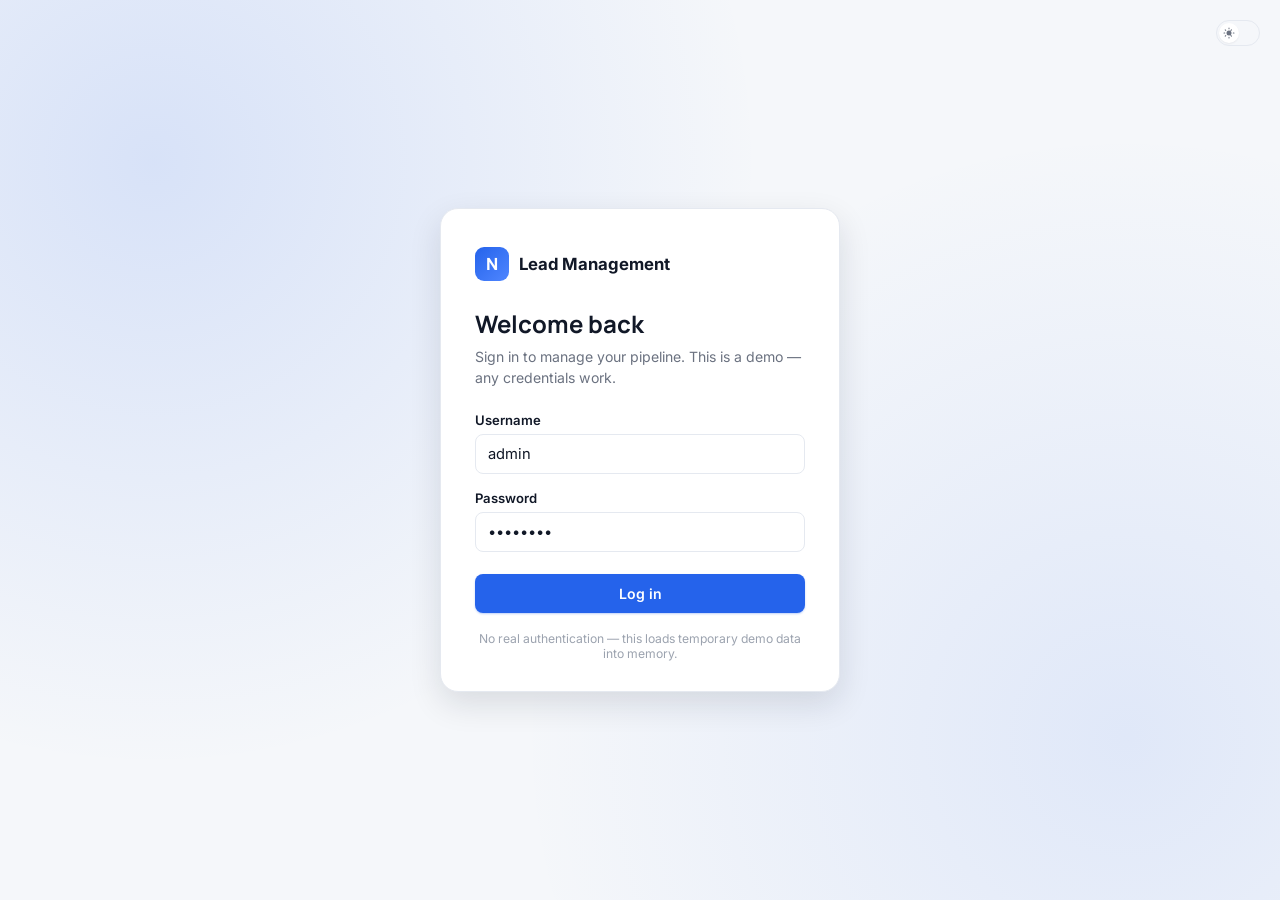
<file: lead/index.html>
<!DOCTYPE html>
<html lang="en">
<head>
<meta charset="UTF-8" />
<meta name="viewport" content="width=device-width, initial-scale=1.0" />
<title>Lead Management</title>
<link rel="preconnect" href="https://fonts.googleapis.com">
<link rel="preconnect" href="https://fonts.gstatic.com" crossorigin>
<link href="https://fonts.googleapis.com/css2?family=Inter:wght@400;500;600;700;800&family=Manrope:wght@600;700;800&display=swap" rel="stylesheet">
<link rel="stylesheet" href="style.css" />
</head>
<body>

<!-- ============================================================
     LOGIN SCREEN
============================================================ -->
<section id="loginScreen" class="login-screen">
  <button class="theme-toggle login-theme-toggle" id="themeToggleLogin" aria-label="Toggle dark mode" title="Toggle dark mode">
    <span class="knob">
      <svg viewBox="0 0 24 24"><path d="M12 4.5a1 1 0 0 1-1-1V2a1 1 0 0 1 2 0v1.5a1 1 0 0 1-1 1Zm0 15a1 1 0 0 1 1 1V22a1 1 0 0 1-2 0v-1.5a1 1 0 0 1 1-1ZM4.5 12a1 1 0 0 1-1 1H2a1 1 0 0 1 0-2h1.5a1 1 0 0 1 1 1Zm15 0a1 1 0 0 1 1-1H22a1 1 0 0 1 0 2h-1.5a1 1 0 0 1-1-1ZM6.3 7.7a1 1 0 0 1-1.4 0L3.8 6.6a1 1 0 1 1 1.4-1.4l1.1 1.1a1 1 0 0 1 0 1.4Zm11.4 11.4a1 1 0 0 1-1.4 0l-1.1-1.1a1 1 0 1 1 1.4-1.4l1.1 1.1a1 1 0 0 1 0 1.4ZM6.3 16.3a1 1 0 0 1 0 1.4l-1.1 1.1a1 1 0 1 1-1.4-1.4l1.1-1.1a1 1 0 0 1 1.4 0Zm11.4-11.4a1 1 0 0 1 0 1.4l-1.1 1.1a1 1 0 1 1-1.4-1.4l1.1-1.1a1 1 0 0 1 1.4 0ZM12 7a5 5 0 1 1-5 5 5 5 0 0 1 5-5Z"/></svg>
    </span>
  </button>
  <div class="login-card">
    <div class="login-brand">
      <div class="brand-mark">N</div>
      <span>Lead Management</strong></span>
    </div>
    <h1>Welcome back</h1>
    <p class="login-sub">Sign in to manage your pipeline. This is a demo — any credentials work.</p>

    <form id="loginForm" class="login-form">
      <label class="field">
        <span>Username</span>
        <input type="text" id="loginUsername" placeholder="e.g. maria.santos" value="admin" required />
      </label>
      <label class="field">
        <span>Password</span>
        <input type="password" id="loginPassword" placeholder="••••••••" value="demo1234" required />
      </label>
      <button type="submit" class="btn btn-primary btn-block">Log in</button>
    </form>
    <p class="login-note">No real authentication — this loads temporary demo data into memory.</p>
  </div>
</section>

<!-- ============================================================
     APP SHELL
============================================================ -->
<div id="appShell" class="app-shell hidden">

  <!-- SIDEBAR -->
  <aside class="sidebar">
    <div class="sidebar-brand">
      <div class="brand-mark">N</div>
      <span>Lead Management</strong></span>
    </div>

    <nav class="sidebar-nav">
      <button class="nav-item active" data-view="dashboard">
        <svg class="ic" viewBox="0 0 24 24"><path d="M3 13h8V3H3v10Zm10 8h8V3h-8v18ZM3 21h8v-6H3v6Z"/></svg>
        Dashboard
      </button>
      <button class="nav-item" data-view="leads">
        <svg class="ic" viewBox="0 0 24 24"><path d="M4 5h16v2H4V5Zm0 6h16v2H4v-2Zm0 6h10v2H4v-2Z"/></svg>
        Leads
      </button>
      <button class="nav-item" data-view="pipeline">
        <svg class="ic" viewBox="0 0 24 24"><path d="M3 4h5v16H3V4Zm7 4h5v12h-5V8Zm7-7h4v19h-4V1Z"/></svg>
        Pipeline
      </button>
      <button class="nav-item" data-view="salespersons">
        <svg class="ic" viewBox="0 0 24 24"><path d="M16 11a4 4 0 1 0-4-4 4 4 0 0 0 4 4Zm-8 1a3.5 3.5 0 1 0-3.5-3.5A3.5 3.5 0 0 0 8 12Zm8 2c-2.7 0-8 1.34-8 4v3h16v-3c0-2.66-5.3-4-8-4Zm-8 1c-.29 0-.62.02-.97.05C5.6 15.6 4 16.6 4 18v2h4v-2.5c0-.98.4-1.86 1.03-2.5-.34.02-.68 0-1.03 0Z"/></svg>
        Salespersons
      </button>
      <button class="nav-item" data-view="reports">
        <svg class="ic" viewBox="0 0 24 24"><path d="M5 3h14a2 2 0 0 1 2 2v14a2 2 0 0 1-2 2H5a2 2 0 0 1-2-2V5a2 2 0 0 1 2-2Zm2 13h2V9H7v7Zm4 0h2V6h-2v10Zm4 0h2v-4h-2v4Z"/></svg>
        Reports
      </button>
      <button class="nav-item" data-view="settings">
        <svg class="ic" viewBox="0 0 24 24"><path d="M12 15.5A3.5 3.5 0 1 1 15.5 12 3.5 3.5 0 0 1 12 15.5Zm7.4-3a7.4 7.4 0 0 0-.13-1.39l2.02-1.58-2-3.46-2.38.96a7.6 7.6 0 0 0-1.2-.7L15.3 4h-4.6l-.4 2.33a7.6 7.6 0 0 0-1.2.7L6.72 6.07l-2 3.46 2.02 1.58a7.4 7.4 0 0 0 0 2.78L4.72 15.5l2 3.46 2.38-.96c.37.28.77.51 1.2.7L10.7 21h4.6l.4-2.3c.43-.19.83-.42 1.2-.7l2.38.96 2-3.46-2.02-1.58c.09-.46.14-.92.14-1.42Z"/></svg>
        Settings
      </button>
    </nav>

    <button id="logoutBtn" class="nav-item logout-item">
      <svg class="ic" viewBox="0 0 24 24"><path d="M10 17v-2H3v-6h7V7l5 5-5 5Zm9 2H12v-2h7V5h-7V3h7a2 2 0 0 1 2 2v12a2 2 0 0 1-2 2Z"/></svg>
      Logout
    </button>
  </aside>

  <!-- MAIN -->
  <div class="main-col">

    <!-- TOP NAVBAR -->
    <header class="topbar">
      <button id="mobileNavToggle" class="icon-btn mobile-only" aria-label="Open menu">
        <svg viewBox="0 0 24 24"><path d="M3 6h18v2H3V6Zm0 5h18v2H3v-2Zm0 5h18v2H3v-2Z"/></svg>
      </button>
      <div class="topbar-search">
        <svg viewBox="0 0 24 24"><path d="M15.5 14h-.79l-.28-.27a6.47 6.47 0 0 0 1.57-4.23 6.5 6.5 0 1 0-6.5 6.5 6.47 6.47 0 0 0 4.23-1.57l.27.28v.79l5 4.99L20.49 19l-4.99-5Zm-6 0A4.5 4.5 0 1 1 14 9.5 4.5 4.5 0 0 1 9.5 14Z"/></svg>
        <input type="text" id="globalSearch" placeholder="Search leads by name, company, phone, email..." />
      </div>
      <div class="topbar-actions">
        <button class="theme-toggle" id="themeToggle" aria-label="Toggle dark mode" title="Toggle dark mode">
          <span class="knob">
            <svg viewBox="0 0 24 24"><path d="M12 4.5a1 1 0 0 1-1-1V2a1 1 0 0 1 2 0v1.5a1 1 0 0 1-1 1Zm0 15a1 1 0 0 1 1 1V22a1 1 0 0 1-2 0v-1.5a1 1 0 0 1 1-1ZM4.5 12a1 1 0 0 1-1 1H2a1 1 0 0 1 0-2h1.5a1 1 0 0 1 1 1Zm15 0a1 1 0 0 1 1-1H22a1 1 0 0 1 0 2h-1.5a1 1 0 0 1-1-1ZM6.3 7.7a1 1 0 0 1-1.4 0L3.8 6.6a1 1 0 1 1 1.4-1.4l1.1 1.1a1 1 0 0 1 0 1.4Zm11.4 11.4a1 1 0 0 1-1.4 0l-1.1-1.1a1 1 0 1 1 1.4-1.4l1.1 1.1a1 1 0 0 1 0 1.4ZM6.3 16.3a1 1 0 0 1 0 1.4l-1.1 1.1a1 1 0 1 1-1.4-1.4l1.1-1.1a1 1 0 0 1 1.4 0Zm11.4-11.4a1 1 0 0 1 0 1.4l-1.1 1.1a1 1 0 1 1-1.4-1.4l1.1-1.1a1 1 0 0 1 1.4 0ZM12 7a5 5 0 1 1-5 5 5 5 0 0 1 5-5Z"/></svg>
          </span>
        </button>
        <button class="icon-btn" id="notifBtn" aria-label="Notifications">
          <svg viewBox="0 0 24 24"><path d="M12 22a2.5 2.5 0 0 0 2.45-2h-4.9A2.5 2.5 0 0 0 12 22Zm7-6v-5a7 7 0 0 0-5.5-6.84V3a1.5 1.5 0 0 0-3 0v1.16A7 7 0 0 0 5 11v5l-1.7 1.7a1 1 0 0 0 .7 1.71h16a1 1 0 0 0 .7-1.71L19 16Z"/></svg>
          <span class="notif-dot"></span>
        </button>
        <div class="user-chip">
          <div class="avatar" id="currentUserAvatar">A</div>
          <div class="user-chip-text">
            <strong id="currentUserName">Admin User</strong>
            <span>Administrator</span>
          </div>
        </div>
      </div>
    </header>

    <!-- VIEW: DASHBOARD -->
    <main class="view active" id="view-dashboard">
      <div class="view-head">
        <div>
          <h1>Dashboard</h1>
          <p class="muted">Here's what's happening with your leads today.</p>
        </div>
        <button class="btn btn-primary" data-action="open-add-lead">+ Add Lead</button>
      </div>

      <div class="stat-grid" id="statGrid"></div>

      <div class="dash-grid">
        <section class="panel">
          <div class="panel-head">
            <h2>Recent Activities</h2>
          </div>
          <ul class="timeline" id="recentActivities"></ul>
        </section>

        <section class="panel">
          <div class="panel-head">
            <h2>Upcoming Follow-ups</h2>
          </div>
          <ul class="list-simple" id="upcomingFollowups"></ul>
        </section>

        <section class="panel">
          <div class="panel-head">
            <h2>Latest Notes</h2>
          </div>
          <ul class="list-simple" id="latestNotes"></ul>
        </section>
      </div>
    </main>

    <!-- VIEW: LEADS -->
    <main class="view" id="view-leads">
      <div class="view-head">
        <div>
          <h1>Leads</h1>
          <p class="muted">All leads in your database.</p>
        </div>
        <button class="btn btn-primary" data-action="open-add-lead">+ Add Lead</button>
      </div>

      <div class="filter-bar">
        <select id="filterStatus"><option value="">All statuses</option></select>
        <select id="filterSource"><option value="">All sources</option></select>
        <select id="filterSalesperson"><option value="">All salespersons</option></select>
        <select id="filterPriority"><option value="">All priorities</option></select>
        <input type="date" id="filterDateFrom" title="From date" />
        <input type="date" id="filterDateTo" title="To date" />
        <button class="btn btn-ghost" id="clearFiltersBtn">Clear</button>
      </div>

      <div class="table-wrap panel">
        <table class="lead-table">
          <thead>
            <tr>
              <th>Lead ID</th>
              <th>Customer</th>
              <th>Company</th>
              <th>Phone</th>
              <th>Email</th>
              <th>Source</th>
              <th>Salesperson</th>
              <th>Status</th>
              <th>Created</th>
              <th>Actions</th>
            </tr>
          </thead>
          <tbody id="leadsTableBody"></tbody>
        </table>
        <p class="empty-state hidden" id="leadsEmptyState">No leads match your search or filters.</p>
      </div>
    </main>

    <!-- VIEW: PIPELINE -->
    <main class="view" id="view-pipeline">
      <div class="view-head">
        <div>
          <h1>Pipeline</h1>
          <p class="muted">Drag a card to move a lead through your pipeline.</p>
        </div>
        <button class="btn btn-primary" data-action="open-add-lead">+ Add Lead</button>
      </div>
      <div class="kanban" id="kanbanBoard"></div>
    </main>

    <!-- VIEW: SALESPERSONS -->
    <main class="view" id="view-salespersons">
      <div class="view-head">
        <div>
          <h1>Salespersons</h1>
          <p class="muted">Team performance across active leads.</p>
        </div>
      </div>
      <div class="card-grid" id="salespersonGrid"></div>
    </main>

    <!-- VIEW: REPORTS -->
    <main class="view" id="view-reports">
      <div class="view-head">
        <div>
          <h1>Reports</h1>
          <p class="muted">A quick snapshot of pipeline health.</p>
        </div>
      </div>
      <div class="dash-grid">
        <section class="panel">
          <div class="panel-head"><h2>Leads by Status</h2></div>
          <div id="reportByStatus" class="bar-report"></div>
        </section>
        <section class="panel">
          <div class="panel-head"><h2>Leads by Source</h2></div>
          <div id="reportBySource" class="bar-report"></div>
        </section>
        <section class="panel">
          <div class="panel-head"><h2>Leads by Salesperson</h2></div>
          <div id="reportBySalesperson" class="bar-report"></div>
        </section>
      </div>
    </main>

    <!-- VIEW: SETTINGS -->
    <main class="view" id="view-settings">
      <div class="view-head">
        <div>
          <h1>Settings</h1>
          <p class="muted">Workspace preferences for this demo session.</p>
        </div>
      </div>
      <section class="panel settings-panel">
        <h2>Session data</h2>
        <p class="muted">All data lives only in this browser tab's memory. Refreshing or logging out permanently erases it.</p>
        <button class="btn btn-danger" id="resetDataBtn">Reset demo data</button>
      </section>
    </main>

    <!-- VIEW: LEAD DETAILS -->
    <main class="view" id="view-lead-detail">
      <button class="btn btn-ghost" data-action="back-to-leads">&larr; Back to Leads</button>

      <div class="detail-head">
        <div class="detail-id-block">
          <div class="avatar avatar-lg" id="detailAvatar">?</div>
          <div>
            <h1 id="detailName">—</h1>
            <p class="muted" id="detailCompany">—</p>
          </div>
        </div>
        <div class="detail-actions">
          <span class="badge" id="detailStatusBadge">—</span>
          <button class="btn btn-ghost" data-action="edit-current-lead">Edit</button>
          <button class="btn btn-danger" data-action="delete-current-lead">Delete</button>
        </div>
      </div>

      <div class="detail-grid">
        <section class="panel">
          <div class="panel-head"><h2>Customer Information</h2></div>
          <dl class="info-list" id="detailInfoList"></dl>
        </section>

        <section class="panel">
          <div class="panel-head"><h2>Follow-up Schedule</h2></div>
          <ul class="list-simple" id="detailFollowups"></ul>
          <button class="btn btn-secondary btn-block" data-action="open-add-followup">+ Schedule Follow-up</button>
        </section>

        <section class="panel span-2">
          <div class="panel-head"><h2>Activity Timeline</h2></div>
          <ul class="timeline" id="detailTimeline"></ul>
        </section>

        <section class="panel">
          <div class="panel-head"><h2>Notes</h2></div>
          <form id="addNoteForm" class="inline-form">
            <textarea id="newNoteContent" placeholder="Write a note about this lead..." rows="2" required></textarea>
            <button type="submit" class="btn btn-primary">Add Note</button>
          </form>
          <ul class="notes-list" id="detailNotes"></ul>
        </section>

        <section class="panel">
          <div class="panel-head"><h2>Attachments</h2></div>
          <label class="file-drop">
            <input type="file" id="attachmentInput" multiple hidden />
            <span>Click to select files (stored temporarily only)</span>
          </label>
          <ul class="attachments-list" id="detailAttachments"></ul>
        </section>

        <section class="panel span-2">
          <div class="panel-head"><h2>Status History</h2></div>
          <ul class="list-simple" id="detailStatusHistory"></ul>
        </section>
      </div>
    </main>

  </div>
</div>

<!-- ============================================================
     MODAL: ADD / EDIT LEAD
============================================================ -->
<div class="modal-overlay hidden" id="leadModalOverlay">
  <div class="modal">
    <div class="modal-head">
      <h2 id="leadModalTitle">Add New Lead</h2>
      <button class="icon-btn" data-action="close-lead-modal" aria-label="Close">&times;</button>
    </div>
    <form id="leadForm" class="modal-body two-col">
      <input type="hidden" id="leadIdInput" />

      <label class="field"><span>Customer Name *</span><input type="text" id="f_name" required /></label>
      <label class="field"><span>Company</span><input type="text" id="f_company" /></label>
      <label class="field"><span>Phone *</span><input type="tel" id="f_phone" required /></label>
      <label class="field"><span>Email</span><input type="email" id="f_email" /></label>
      <label class="field"><span>Facebook</span><input type="text" id="f_facebook" placeholder="facebook.com/username" /></label>
      <label class="field span-2"><span>Address</span><input type="text" id="f_address" /></label>

      <label class="field">
        <span>Lead Source *</span>
        <select id="f_source" required>
          <option>Facebook</option>
          <option>Website</option>
          <option>Referral</option>
          <option>Walk-in</option>
          <option>Phone Call</option>
          <option>Email Campaign</option>
          <option>Trade Show</option>
        </select>
      </label>
      <label class="field"><span>Service Interested</span><input type="text" id="f_service" /></label>
      <label class="field"><span>Budget</span><input type="number" id="f_budget" min="0" placeholder="0.00" /></label>
      <label class="field">
        <span>Priority</span>
        <select id="f_priority">
          <option>Low</option>
          <option selected>Medium</option>
          <option>High</option>
        </select>
      </label>
      <label class="field">
        <span>Assigned Salesperson *</span>
        <select id="f_salesperson" required></select>
      </label>
      <label class="field">
        <span>Status</span>
        <select id="f_status">
          <option>New</option>
          <option>Contacted</option>
          <option>Quotation Sent</option>
          <option>Negotiation</option>
          <option>Won</option>
          <option>Lost</option>
        </select>
      </label>
      <label class="field span-2"><span>Remarks</span><textarea id="f_remarks" rows="2"></textarea></label>
    </form>
    <div class="modal-foot">
      <button class="btn btn-ghost" data-action="close-lead-modal">Cancel</button>
      <button class="btn btn-primary" id="saveLeadBtn" form="leadForm">Save Lead</button>
    </div>
  </div>
</div>

<!-- ============================================================
     MODAL: SCHEDULE FOLLOW-UP
============================================================ -->
<div class="modal-overlay hidden" id="followupModalOverlay">
  <div class="modal modal-sm">
    <div class="modal-head">
      <h2>Schedule Follow-up</h2>
      <button class="icon-btn" data-action="close-followup-modal" aria-label="Close">&times;</button>
    </div>
    <form id="followupForm" class="modal-body">
      <label class="field"><span>Date *</span><input type="date" id="fu_date" required /></label>
      <label class="field"><span>Time *</span><input type="time" id="fu_time" required /></label>
      <label class="field"><span>Purpose</span><input type="text" id="fu_purpose" placeholder="e.g. Send revised quote" /></label>
      <label class="field">
        <span>Assigned Salesperson</span>
        <select id="fu_salesperson"></select>
      </label>
      <label class="field checkbox-field">
        <input type="checkbox" id="fu_reminder" checked />
        <span>Set reminder</span>
      </label>
    </form>
    <div class="modal-foot">
      <button class="btn btn-ghost" data-action="close-followup-modal">Cancel</button>
      <button class="btn btn-primary" form="followupForm">Save Follow-up</button>
    </div>
  </div>
</div>

<!-- ============================================================
     CONFIRM DIALOG (generic)
============================================================ -->
<div class="modal-overlay hidden" id="confirmOverlay">
  <div class="modal modal-xs">
    <div class="modal-body">
      <p id="confirmMessage">Are you sure?</p>
    </div>
    <div class="modal-foot">
      <button class="btn btn-ghost" id="confirmCancelBtn">Cancel</button>
      <button class="btn btn-danger" id="confirmOkBtn">Confirm</button>
    </div>
  </div>
</div>

<div class="toast-container" id="toastContainer"></div>

<script src="app.js"></script>
</body>
</html>
</file>
<file: lead/style.css>
/* ==========================================================
   NIMBUS CRM — STYLESHEET
   Design tokens: Primary Blue #2563EB, White, Light Gray #F5F7FA
========================================================== */

:root{
  --primary:#2563EB;
  --primary-dark:#1D4ED8;
  --primary-light:#EFF4FF;
  --bg:#F5F7FA;
  --surface:#FFFFFF;
  --border:#E5E9F0;
  --text:#111827;
  --text-muted:#6B7280;
  --text-faint:#9CA3AF;

  --success:#16A34A;
  --success-bg:#ECFDF3;
  --warning:#D97706;
  --warning-bg:#FFFBEB;
  --danger:#DC2626;
  --danger-bg:#FEF2F2;
  --info:#7C3AED;
  --info-bg:#F5F3FF;

  --status-new:#2563EB;
  --status-contacted:#7C3AED;
  --status-quotation:#D97706;
  --status-negotiation:#0EA5E9;
  --status-won:#16A34A;
  --status-lost:#DC2626;

  --radius-sm:8px;
  --radius:12px;
  --radius-lg:18px;
  --shadow-sm: 0 1px 2px rgba(16,24,40,0.06);
  --shadow: 0 4px 14px rgba(16,24,40,0.07);
  --shadow-lg: 0 12px 32px rgba(16,24,40,0.12);

  --sidebar-w: 250px;
}

/* ---------- Dark theme ---------- */
[data-theme="dark"]{
  --primary:#3B82F6;
  --primary-dark:#60A5FA;
  --primary-light:#152238;
  --bg:#0F1420;
  --surface:#171D2B;
  --border:#2A3346;
  --text:#E8EBF3;
  --text-muted:#9AA4BA;
  --text-faint:#6B7488;

  --success:#34D399;
  --success-bg:#0F2A20;
  --warning:#FBBF24;
  --warning-bg:#2E2410;
  --danger:#F87171;
  --danger-bg:#301418;
  --info:#A78BFA;
  --info-bg:#211A38;

  --status-new:#60A5FA;
  --status-contacted:#A78BFA;
  --status-quotation:#FBBF24;
  --status-negotiation:#38BDF8;
  --status-won:#34D399;
  --status-lost:#F87171;

  --shadow-sm: 0 1px 2px rgba(0,0,0,0.35);
  --shadow: 0 4px 14px rgba(0,0,0,0.35);
  --shadow-lg: 0 12px 32px rgba(0,0,0,0.5);
}

*{box-sizing:border-box;}
html,body{height:100%;}
body{
  margin:0;
  font-family:'Inter',-apple-system,BlinkMacSystemFont,sans-serif;
  background:var(--bg);
  color:var(--text);
  -webkit-font-smoothing:antialiased;
  transition:background .2s ease, color .2s ease;
}
body, .sidebar, .topbar, .panel, .stat-card, .modal, .login-card, .kanban-col, .kanban-card, .lead-table, .field input, .field select, .field textarea, .filter-bar select, .filter-bar input, .sp-card, .note-item, .attachment-item{
  transition:background .2s ease, border-color .2s ease, color .2s ease, box-shadow .2s ease;
}
h1,h2,h3{font-family:'Manrope','Inter',sans-serif; margin:0;}
p{margin:0;}
.hidden{display:none !important;}
.muted{color:var(--text-muted); font-size:.9rem;}
button{font-family:inherit; cursor:pointer;}
input,select,textarea{font-family:inherit; font-size:.92rem;}
svg{fill:currentColor;}

::selection{background:var(--primary-light); color:var(--primary-dark);}

/* ---------- Buttons ---------- */
.btn{
  border:1px solid transparent;
  padding:10px 18px;
  border-radius:var(--radius-sm);
  font-weight:600;
  font-size:.88rem;
  transition:all .15s ease;
  display:inline-flex; align-items:center; gap:6px;
}
.btn-primary{background:var(--primary); color:#fff; box-shadow:0 1px 2px rgba(37,99,235,.3);}
.btn-primary:hover{background:var(--primary-dark); transform:translateY(-1px); box-shadow:0 6px 14px rgba(37,99,235,.28);}
.btn-secondary{background:var(--primary-light); color:var(--primary-dark);}
.btn-secondary:hover{background:#E0E9FF;}
.btn-ghost{background:transparent; color:var(--text-muted); border-color:var(--border);}
.btn-ghost:hover{background:var(--bg); color:var(--text);}
.btn-danger{background:var(--danger-bg); color:var(--danger); border-color:#FCA5A5;}
.btn-danger:hover{background:#FEE2E2;}
.btn-block{width:100%; justify-content:center;}
.btn-sm{padding:6px 10px; font-size:.78rem;}
.btn:active{transform:scale(.98);}

.icon-btn{
  width:38px; height:38px; border-radius:10px; border:1px solid transparent;
  background:transparent; color:var(--text-muted);
  display:inline-flex; align-items:center; justify-content:center;
  position:relative;
}
.icon-btn svg{width:20px; height:20px;}
.icon-btn:hover{background:var(--bg); color:var(--text);}

/* ==========================================================
   LOGIN SCREEN
========================================================== */
.login-screen{
  min-height:100vh;
  position:relative;
  display:flex; align-items:center; justify-content:center;
  background:
    radial-gradient(circle at 12% 18%, rgba(37,99,235,.14), transparent 45%),
    radial-gradient(circle at 88% 82%, rgba(37,99,235,.10), transparent 45%),
    var(--bg);
  padding:20px;
}
.login-card{
  width:100%; max-width:400px;
  background:var(--surface);
  border-radius:var(--radius-lg);
  box-shadow:var(--shadow-lg);
  border:1px solid var(--border);
  padding:38px 34px 30px;
}
.login-brand{display:flex; align-items:center; gap:10px; font-weight:700; font-size:1.05rem; margin-bottom:26px;}
.login-brand strong{color:var(--primary);}
.brand-mark{
  width:34px; height:34px; border-radius:9px;
  background:linear-gradient(135deg, var(--primary), #4F86FF);
  color:#fff; display:flex; align-items:center; justify-content:center;
  font-family:'Manrope',sans-serif; font-weight:800; flex-shrink:0;
}
.login-card h1{font-size:1.5rem; margin-bottom:6px;}
.login-sub{color:var(--text-muted); font-size:.88rem; margin-bottom:24px; line-height:1.5;}
.login-form{display:flex; flex-direction:column; gap:16px;}
.field{display:flex; flex-direction:column; gap:6px; font-size:.82rem; font-weight:600; color:var(--text);}
.field input,.field select,.field textarea{
  border:1px solid var(--border);
  border-radius:var(--radius-sm);
  padding:10px 12px;
  font-weight:400;
  color:var(--text);
  background:var(--surface);
  transition:border-color .15s, box-shadow .15s;
}
.field input:focus,.field select:focus,.field textarea:focus{
  outline:none; border-color:var(--primary); box-shadow:0 0 0 3px var(--primary-light);
}
.field input{background:var(--surface);}
.login-form .btn{margin-top:6px;}
.login-note{margin-top:18px; font-size:.76rem; color:var(--text-faint); text-align:center;}

/* ==========================================================
   APP SHELL
========================================================== */
.app-shell{display:flex; min-height:100vh;}

.sidebar{
  width:var(--sidebar-w); flex-shrink:0;
  background:var(--surface);
  border-right:1px solid var(--border);
  display:flex; flex-direction:column;
  padding:20px 14px;
  position:sticky; top:0; height:100vh;
}
.sidebar-brand{display:flex; align-items:center; gap:10px; font-weight:700; padding:6px 10px 22px; font-size:1.02rem;}
.sidebar-brand strong{color:var(--primary);}

.sidebar-nav{display:flex; flex-direction:column; gap:2px; flex:1;}
.nav-item{
  display:flex; align-items:center; gap:12px;
  padding:10px 12px; border-radius:10px;
  border:none; background:transparent; color:var(--text-muted);
  font-size:.89rem; font-weight:600; text-align:left;
}
.nav-item .ic{width:19px; height:19px; flex-shrink:0; opacity:.85;}
.nav-item:hover{background:var(--bg); color:var(--text);}
.nav-item.active{background:var(--primary-light); color:var(--primary-dark);}
.nav-item.active .ic{opacity:1;}
.logout-item{color:var(--danger); margin-top:10px;}
.logout-item:hover{background:var(--danger-bg);}

.main-col{flex:1; min-width:0; display:flex; flex-direction:column;}

/* ---------- Topbar ---------- */
.topbar{
  height:66px; flex-shrink:0;
  background:var(--surface);
  border-bottom:1px solid var(--border);
  display:flex; align-items:center; gap:16px;
  padding:0 26px;
  position:sticky; top:0; z-index:20;
}
.topbar-search{
  flex:1; max-width:440px;
  display:flex; align-items:center; gap:8px;
  background:var(--bg);
  border:1px solid var(--border);
  border-radius:10px;
  padding:9px 14px;
}
.topbar-search svg{width:18px; height:18px; color:var(--text-faint); flex-shrink:0;}
.topbar-search input{border:none; background:transparent; width:100%; outline:none; font-size:.87rem;}
.topbar-actions{margin-left:auto; display:flex; align-items:center; gap:14px;}

.theme-toggle{
  width:44px; height:26px; border-radius:999px; border:1px solid var(--border);
  background:var(--bg); position:relative; padding:0; flex-shrink:0;
}
.theme-toggle .knob{
  position:absolute; top:2px; left:2px; width:20px; height:20px; border-radius:50%;
  background:var(--surface); box-shadow:var(--shadow-sm);
  display:flex; align-items:center; justify-content:center;
  transition:transform .2s ease, background .2s ease;
  color:var(--text-muted);
}
.theme-toggle .knob svg{width:12px; height:12px;}
[data-theme="dark"] .theme-toggle .knob{transform:translateX(18px); background:var(--primary); color:#fff;}

.login-theme-toggle{position:absolute; top:20px; right:20px;}
.notif-dot{
  position:absolute; top:8px; right:9px;
  width:7px; height:7px; border-radius:50%;
  background:var(--danger); border:2px solid var(--surface);
}
.user-chip{display:flex; align-items:center; gap:10px; padding-left:10px; border-left:1px solid var(--border);}
.avatar{
  width:36px; height:36px; border-radius:50%;
  background:linear-gradient(135deg, var(--primary), #6EA0FF);
  color:#fff; font-weight:700; font-size:.85rem;
  display:flex; align-items:center; justify-content:center; flex-shrink:0;
}
.avatar-lg{width:52px; height:52px; font-size:1.2rem;}
.user-chip-text{display:flex; flex-direction:column; line-height:1.25;}
.user-chip-text strong{font-size:.85rem;}
.user-chip-text span{font-size:.72rem; color:var(--text-muted);}

/* ---------- Views ---------- */
.view{display:none; padding:26px 30px 60px; animation:fadeIn .25s ease;}
.view.active{display:block;}
@keyframes fadeIn{from{opacity:0; transform:translateY(6px);} to{opacity:1; transform:translateY(0);}}

.view-head{display:flex; align-items:flex-end; justify-content:space-between; gap:14px; margin-bottom:22px; flex-wrap:wrap;}
.view-head h1{font-size:1.5rem;}
.view-head p{margin-top:4px;}

/* ---------- Stat cards ---------- */
.stat-grid{
  display:grid; grid-template-columns:repeat(auto-fit,minmax(150px,1fr));
  gap:14px; margin-bottom:26px;
}
.stat-card{
  background:var(--surface); border:1px solid var(--border); border-radius:var(--radius);
  padding:18px; box-shadow:var(--shadow-sm);
  transition:transform .15s, box-shadow .15s;
}
.stat-card:hover{transform:translateY(-2px); box-shadow:var(--shadow);}
.stat-card .stat-top{display:flex; align-items:center; justify-content:space-between; margin-bottom:10px;}
.stat-card .stat-icon{width:34px; height:34px; border-radius:9px; display:flex; align-items:center; justify-content:center;}
.stat-card .stat-icon svg{width:17px; height:17px;}
.stat-card .stat-value{font-family:'Manrope',sans-serif; font-size:1.65rem; font-weight:800; line-height:1;}
.stat-card .stat-label{color:var(--text-muted); font-size:.78rem; margin-top:6px; font-weight:600;}

/* ---------- Panels ---------- */
.panel{
  background:var(--surface); border:1px solid var(--border); border-radius:var(--radius);
  padding:20px; box-shadow:var(--shadow-sm);
}
.panel-head{display:flex; align-items:center; justify-content:space-between; margin-bottom:14px;}
.panel-head h2{font-size:1rem;}
.panel.span-2{grid-column:span 2;}

.dash-grid{display:grid; grid-template-columns:1.3fr 1fr 1fr; gap:16px;}
.card-grid{display:grid; grid-template-columns:repeat(auto-fill,minmax(240px,1fr)); gap:16px;}

/* ---------- Lists ---------- */
.list-simple{list-style:none; margin:0; padding:0; display:flex; flex-direction:column; gap:12px; max-height:320px; overflow:auto;}
.list-simple li{display:flex; flex-direction:column; gap:2px; font-size:.85rem; padding-bottom:12px; border-bottom:1px dashed var(--border);}
.list-simple li:last-child{border-bottom:none; padding-bottom:0;}
.list-simple .li-title{font-weight:600;}
.list-simple .li-sub{color:var(--text-muted); font-size:.78rem;}
.empty-row{color:var(--text-faint); font-size:.85rem; text-align:center; padding:14px 0;}

.timeline{list-style:none; margin:0; padding:0; display:flex; flex-direction:column; gap:0; max-height:340px; overflow:auto;}
.timeline li{display:flex; gap:12px; padding:10px 0; position:relative;}
.timeline li:not(:last-child)::before{
  content:''; position:absolute; left:5px; top:24px; bottom:-2px; width:1px; background:var(--border);
}
.timeline .dot{width:11px; height:11px; border-radius:50%; background:var(--primary); margin-top:4px; flex-shrink:0; box-shadow:0 0 0 3px var(--primary-light);}
.timeline .t-body{font-size:.85rem;}
.timeline .t-body strong{font-weight:600;}
.timeline .t-time{font-size:.74rem; color:var(--text-faint); margin-top:2px;}

/* ---------- Badges & priority ---------- */
.badge{
  display:inline-flex; align-items:center; gap:5px;
  padding:4px 10px; border-radius:999px; font-size:.74rem; font-weight:700;
  white-space:nowrap;
}
.badge::before{content:''; width:6px; height:6px; border-radius:50%; background:currentColor;}
.badge-new{background:var(--primary-light); color:var(--status-new);}
.badge-contacted{background:#F5F3FF; color:var(--status-contacted);}
.badge-quotation{background:var(--warning-bg); color:var(--status-quotation);}
.badge-negotiation{background:#EFF9FF; color:var(--status-negotiation);}
.badge-won{background:var(--success-bg); color:var(--status-won);}
.badge-lost{background:var(--danger-bg); color:var(--status-lost);}

.priority-pill{font-size:.68rem; font-weight:700; padding:2px 8px; border-radius:999px; text-transform:uppercase; letter-spacing:.02em;}
.priority-high{background:var(--danger-bg); color:var(--danger);}
.priority-medium{background:var(--warning-bg); color:var(--warning);}
.priority-low{background:#F1F5F9; color:var(--text-muted);}

/* ---------- Filter bar ---------- */
.filter-bar{display:flex; flex-wrap:wrap; gap:10px; margin-bottom:16px;}
.filter-bar select,.filter-bar input{
  border:1px solid var(--border); border-radius:var(--radius-sm);
  padding:8px 10px; background:var(--surface); font-size:.82rem; color:var(--text);
}

/* ---------- Table ---------- */
.table-wrap{padding:0; overflow:hidden;}
.lead-table{width:100%; border-collapse:collapse; font-size:.85rem;}
.lead-table thead th{
  text-align:left; padding:13px 16px; background:var(--bg);
  color:var(--text-muted); font-weight:700; font-size:.72rem; text-transform:uppercase; letter-spacing:.04em;
  border-bottom:1px solid var(--border); white-space:nowrap;
}
.lead-table tbody td{padding:13px 16px; border-bottom:1px solid var(--border); vertical-align:middle;}
.lead-table tbody tr{transition:background .12s;}
.lead-table tbody tr:hover{background:#FAFBFF;}
.lead-table tbody tr:last-child td{border-bottom:none;}
.cell-name{font-weight:600;}
.cell-sub{color:var(--text-muted); font-size:.78rem;}
.row-actions{display:flex; gap:6px;}
.table-wrap{overflow-x:auto;}
.empty-state{text-align:center; padding:40px 20px; color:var(--text-faint); font-size:.9rem;}

/* ---------- Kanban ---------- */
.kanban{display:flex; gap:14px; overflow-x:auto; padding-bottom:10px;}
.kanban-col{
  background:var(--bg); border:1px solid var(--border); border-radius:var(--radius);
  width:265px; flex-shrink:0; display:flex; flex-direction:column; max-height:calc(100vh - 200px);
}
.kanban-col-head{
  padding:14px 14px 10px; display:flex; align-items:center; justify-content:space-between;
  font-size:.82rem; font-weight:700; position:sticky; top:0;
}
.kanban-col-head .count{background:var(--surface); border:1px solid var(--border); border-radius:999px; padding:1px 9px; font-size:.72rem; color:var(--text-muted);}
.kanban-cards{padding:0 10px 10px; display:flex; flex-direction:column; gap:10px; overflow-y:auto;}
.kanban-card{
  background:var(--surface); border:1px solid var(--border); border-radius:10px;
  padding:12px; box-shadow:var(--shadow-sm); cursor:grab; transition:box-shadow .15s, transform .15s;
}
.kanban-card:hover{box-shadow:var(--shadow);}
.kanban-card.dragging{opacity:.4;}
.kanban-card .kc-name{font-weight:700; font-size:.86rem; margin-bottom:2px;}
.kanban-card .kc-company{color:var(--text-muted); font-size:.76rem; margin-bottom:8px;}
.kanban-card .kc-row{display:flex; align-items:center; justify-content:space-between; font-size:.74rem; color:var(--text-muted);}
.kanban-col.drag-over{outline:2px dashed var(--primary); outline-offset:-4px;}

/* ---------- Salesperson cards ---------- */
.sp-card{background:var(--surface); border:1px solid var(--border); border-radius:var(--radius); padding:18px; box-shadow:var(--shadow-sm);}
.sp-card-head{display:flex; align-items:center; gap:12px; margin-bottom:14px;}
.sp-card-head strong{display:block; font-size:.92rem;}
.sp-card-head span{font-size:.76rem; color:var(--text-muted);}
.sp-stats{display:flex; gap:16px;}
.sp-stat{flex:1; text-align:center; background:var(--bg); border-radius:8px; padding:8px 4px;}
.sp-stat b{display:block; font-size:1rem;}
.sp-stat span{font-size:.68rem; color:var(--text-muted); text-transform:uppercase;}

/* ---------- Reports ---------- */
.bar-report{display:flex; flex-direction:column; gap:12px;}
.bar-row{display:flex; align-items:center; gap:10px; font-size:.8rem;}
.bar-row .bar-label{width:120px; flex-shrink:0; font-weight:600; color:var(--text-muted); overflow:hidden; text-overflow:ellipsis; white-space:nowrap;}
.bar-track{flex:1; background:var(--bg); border-radius:6px; height:10px; overflow:hidden;}
.bar-fill{height:100%; background:var(--primary); border-radius:6px; transition:width .4s ease;}
.bar-count{width:24px; text-align:right; font-weight:700; font-size:.78rem;}

/* ---------- Settings ---------- */
.settings-panel h2{margin-bottom:6px; font-size:1.05rem;}
.settings-panel .btn{margin-top:16px;}

/* ---------- Lead detail ---------- */
.detail-head{display:flex; align-items:center; justify-content:space-between; flex-wrap:wrap; gap:14px; margin:16px 0 22px;}
.detail-id-block{display:flex; align-items:center; gap:14px;}
.detail-id-block h1{font-size:1.3rem;}
.detail-actions{display:flex; align-items:center; gap:10px;}
.detail-grid{display:grid; grid-template-columns:1fr 1fr; gap:16px;}
.info-list{display:grid; grid-template-columns:1fr 1fr; gap:14px; margin:0;}
.info-list div{display:flex; flex-direction:column; gap:3px;}
.info-list dt{font-size:.72rem; text-transform:uppercase; letter-spacing:.03em; color:var(--text-faint); font-weight:700;}
.info-list dd{margin:0; font-size:.88rem; font-weight:500;}

.inline-form{display:flex; gap:8px; margin-bottom:14px;}
.inline-form textarea{flex:1; border:1px solid var(--border); border-radius:var(--radius-sm); padding:9px 12px; resize:vertical;}
.notes-list{list-style:none; margin:0; padding:0; display:flex; flex-direction:column; gap:10px; max-height:280px; overflow:auto;}
.note-item{background:var(--bg); border-radius:10px; padding:12px;}
.note-item .note-meta{display:flex; justify-content:space-between; font-size:.72rem; color:var(--text-muted); margin-bottom:6px; font-weight:600;}
.note-item .note-content{font-size:.86rem; line-height:1.4;}

.file-drop{
  display:flex; align-items:center; justify-content:center; text-align:center;
  border:1.5px dashed var(--border); border-radius:10px; padding:16px;
  color:var(--text-muted); font-size:.82rem; margin-bottom:12px; transition:border-color .15s, background .15s;
}
.file-drop:hover{border-color:var(--primary); background:var(--primary-light);}
.attachments-list{list-style:none; margin:0; padding:0; display:flex; flex-direction:column; gap:8px;}
.attachment-item{display:flex; align-items:center; justify-content:space-between; background:var(--bg); border-radius:8px; padding:9px 12px; font-size:.82rem;}
.attachment-item .att-name{font-weight:600;}
.attachment-item .att-size{color:var(--text-faint); font-size:.72rem; margin-left:8px;}
.attachment-item button{background:none; border:none; color:var(--danger); font-size:.75rem; font-weight:700;}

/* ==========================================================
   MODALS
========================================================== */
.modal-overlay{
  position:fixed; inset:0; background:rgba(17,24,39,.5);
  display:flex; align-items:center; justify-content:center; z-index:100;
  padding:20px; backdrop-filter:blur(2px);
  animation:overlayIn .15s ease;
}
@keyframes overlayIn{from{opacity:0;} to{opacity:1;}}
.modal{
  background:var(--surface); border-radius:var(--radius-lg); width:100%; max-width:640px;
  max-height:88vh; display:flex; flex-direction:column; box-shadow:var(--shadow-lg);
  animation:modalIn .18s ease;
}
@keyframes modalIn{from{opacity:0; transform:translateY(14px) scale(.98);} to{opacity:1; transform:translateY(0) scale(1);}}
.modal-sm{max-width:420px;}
.modal-xs{max-width:360px;}
.modal-head{display:flex; align-items:center; justify-content:space-between; padding:20px 24px; border-bottom:1px solid var(--border);}
.modal-head h2{font-size:1.1rem;}
.modal-body{padding:22px 24px; overflow-y:auto;}
.modal-body.two-col{display:grid; grid-template-columns:1fr 1fr; gap:16px;}
.modal-body .span-2{grid-column:span 2;}
.modal-foot{display:flex; justify-content:flex-end; gap:10px; padding:16px 24px; border-top:1px solid var(--border);}
.checkbox-field{flex-direction:row; align-items:center; gap:8px;}
.checkbox-field input{width:16px; height:16px;}

/* ---------- Toasts ---------- */
.toast-container{position:fixed; bottom:22px; right:22px; display:flex; flex-direction:column; gap:10px; z-index:200;}
.toast{
  background:var(--text); color:#fff; padding:12px 18px; border-radius:10px;
  font-size:.84rem; font-weight:600; box-shadow:var(--shadow-lg);
  animation:toastIn .2s ease; display:flex; align-items:center; gap:8px;
}
.toast.success{background:#065F46;}
.toast.danger{background:#7F1D1D;}
@keyframes toastIn{from{opacity:0; transform:translateX(20px);} to{opacity:1; transform:translateX(0);}}

/* ==========================================================
   RESPONSIVE
========================================================== */
.mobile-only{display:none;}

@media (max-width: 1100px){
  .dash-grid{grid-template-columns:1fr 1fr;}
  .panel.span-2{grid-column:span 2;}
  .detail-grid{grid-template-columns:1fr;}
  .panel.span-2{grid-column:span 1;}
}

@media (max-width: 860px){
  .sidebar{
    position:fixed; left:0; top:0; z-index:60; transform:translateX(-100%);
    transition:transform .2s ease; box-shadow:var(--shadow-lg);
  }
  .sidebar.open{transform:translateX(0);}
  .mobile-only{display:inline-flex;}
  .dash-grid{grid-template-columns:1fr;}
  .panel.span-2{grid-column:span 1;}
  .topbar-search{max-width:none;}
  .view{padding:18px 16px 50px;}
  .modal-body.two-col{grid-template-columns:1fr;}
  .modal-body .span-2{grid-column:span 1;}
  .info-list{grid-template-columns:1fr;}
}

@media (max-width: 560px){
  .user-chip-text{display:none;}
  .stat-grid{grid-template-columns:repeat(2,1fr);}
}

/* Reduced motion */
@media (prefers-reduced-motion: reduce){
  *{animation-duration:.001s !important; transition-duration:.001s !important;}
}

/* Focus visibility */
button:focus-visible, input:focus-visible, select:focus-visible, textarea:focus-visible{
  outline:2px solid var(--primary); outline-offset:2px;
}
</file>
